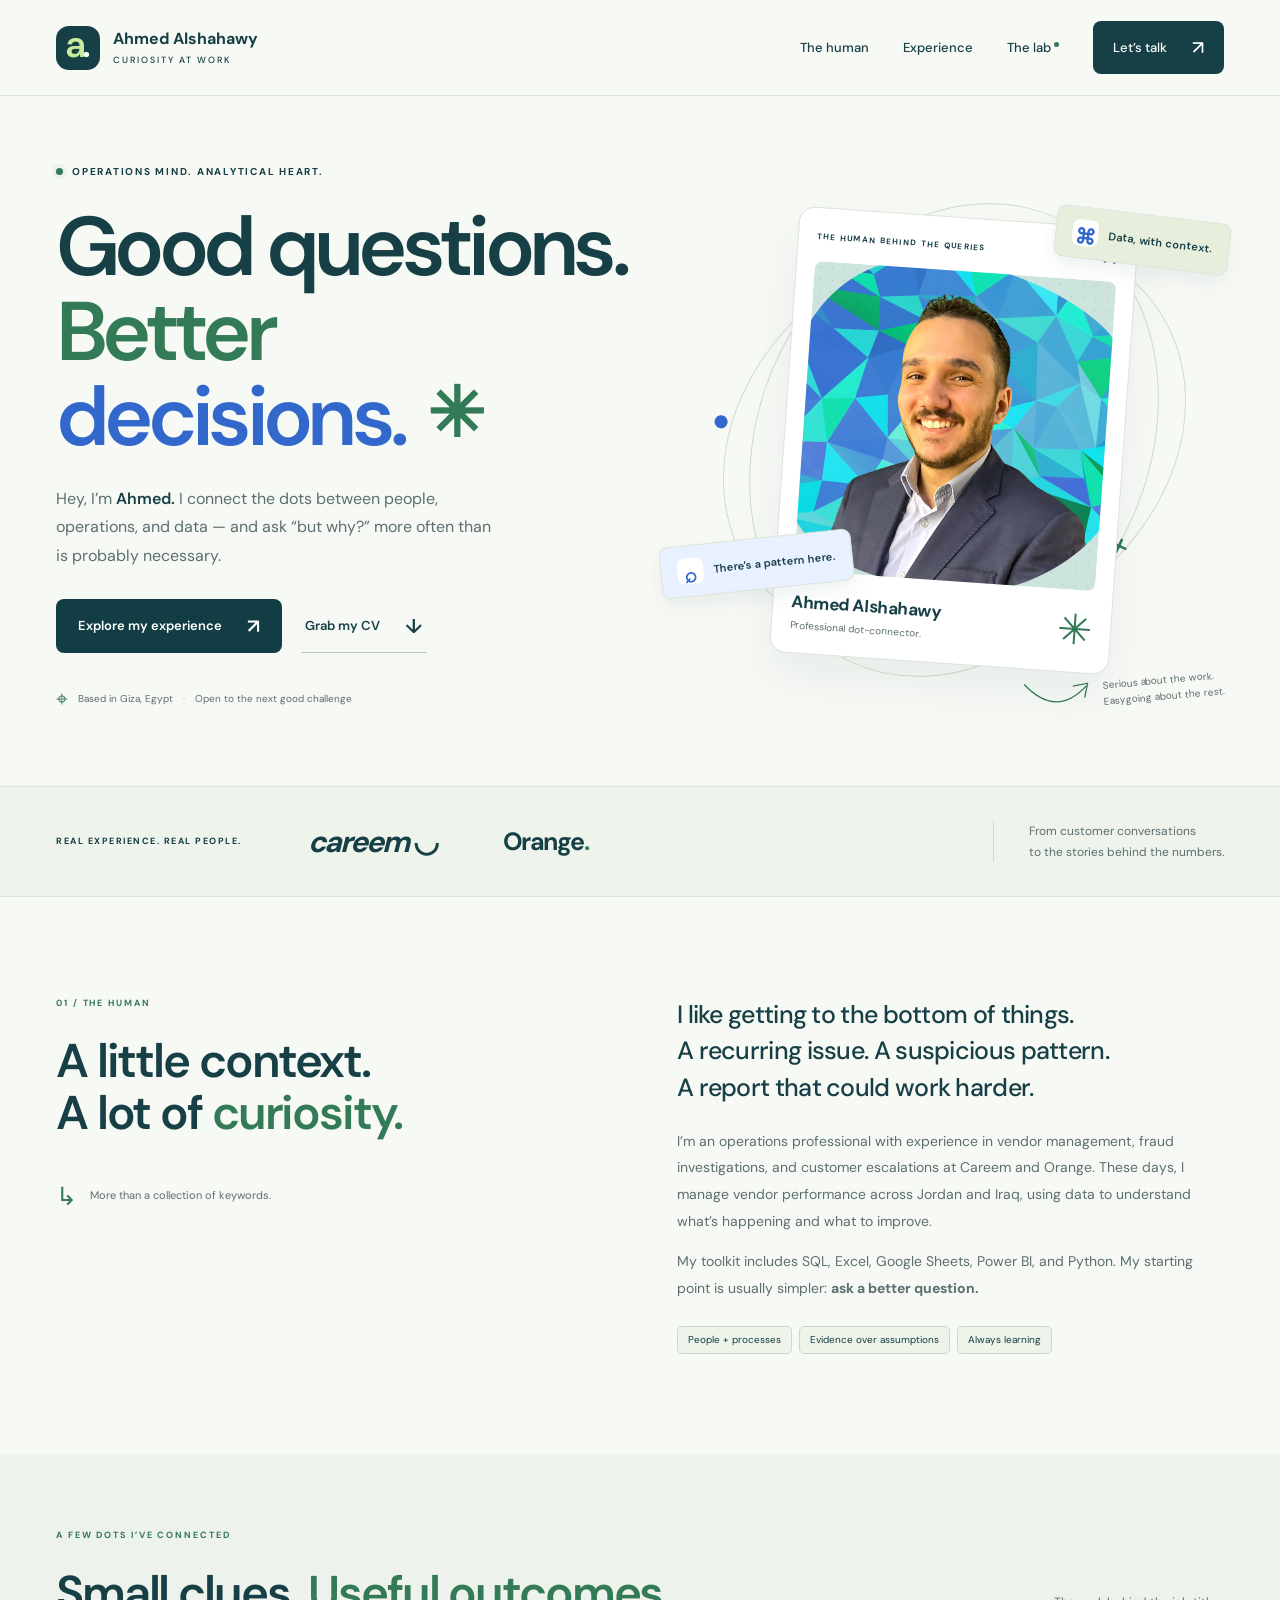
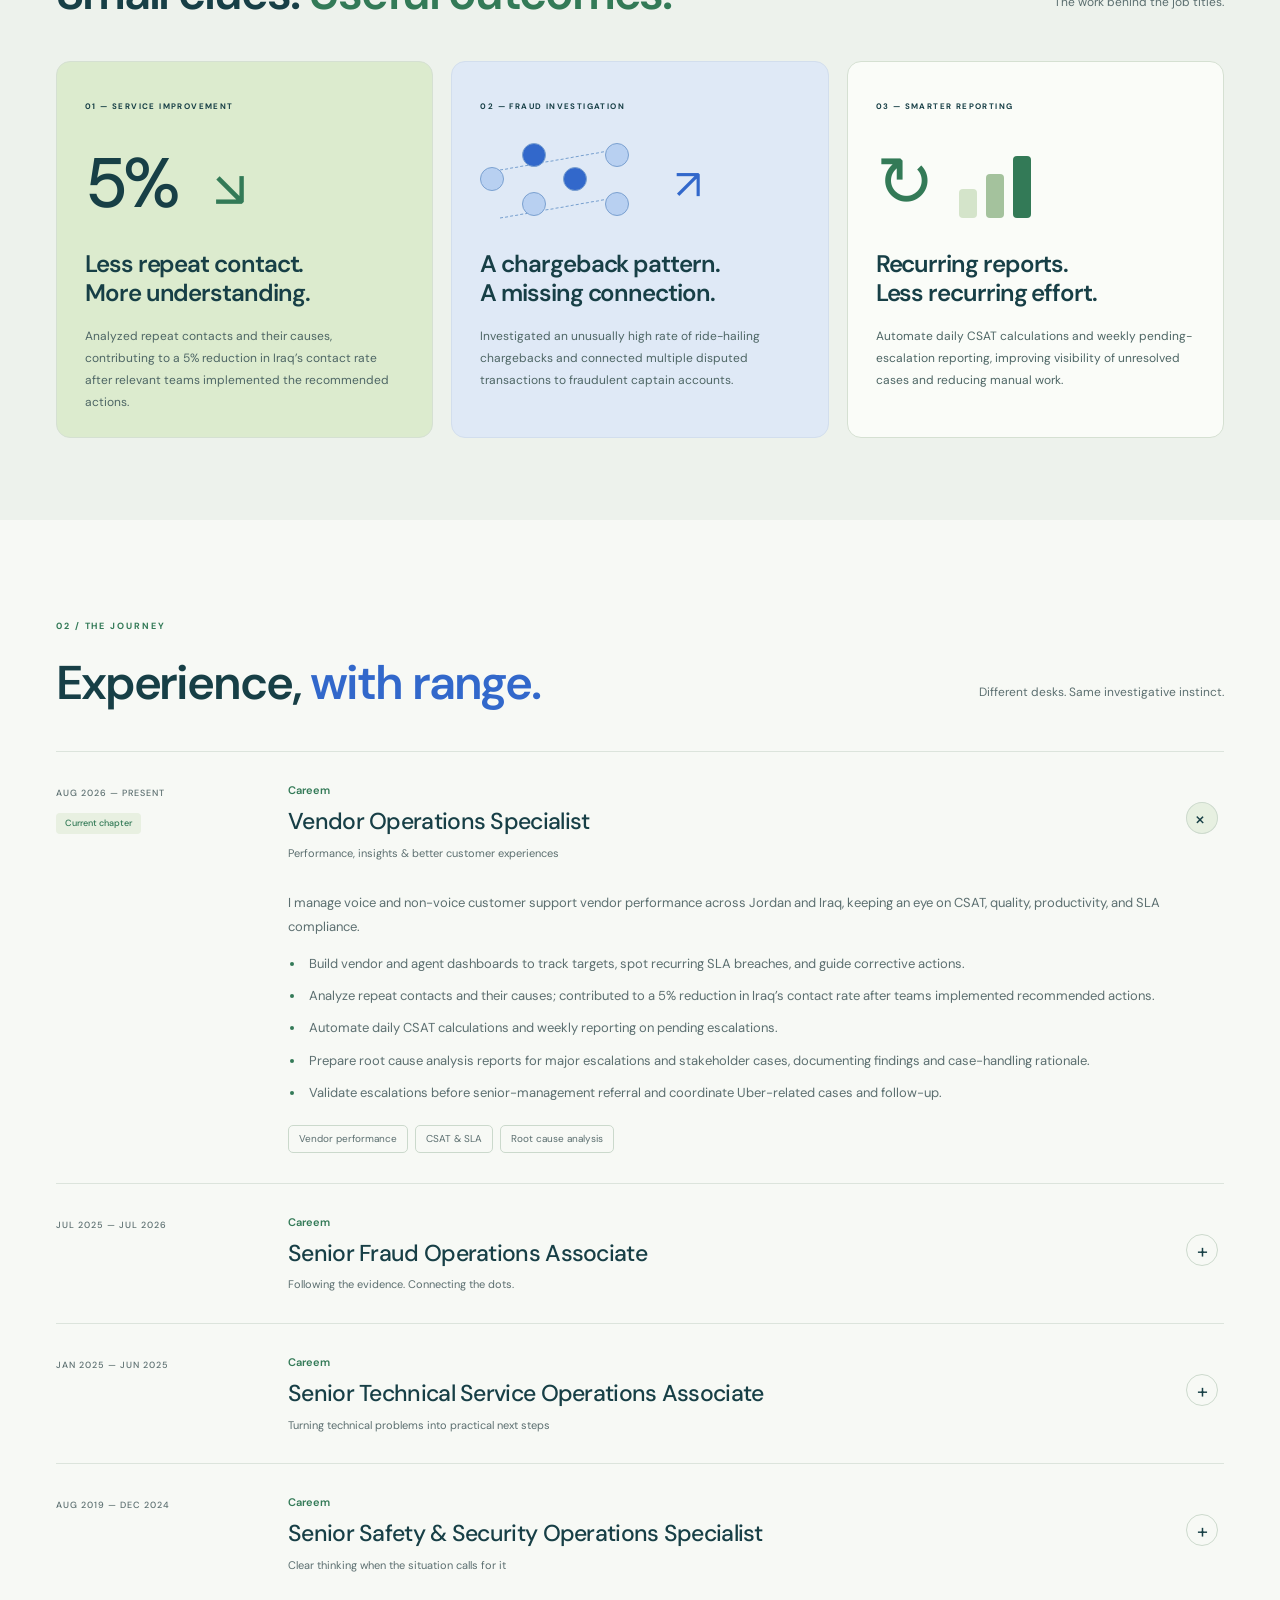
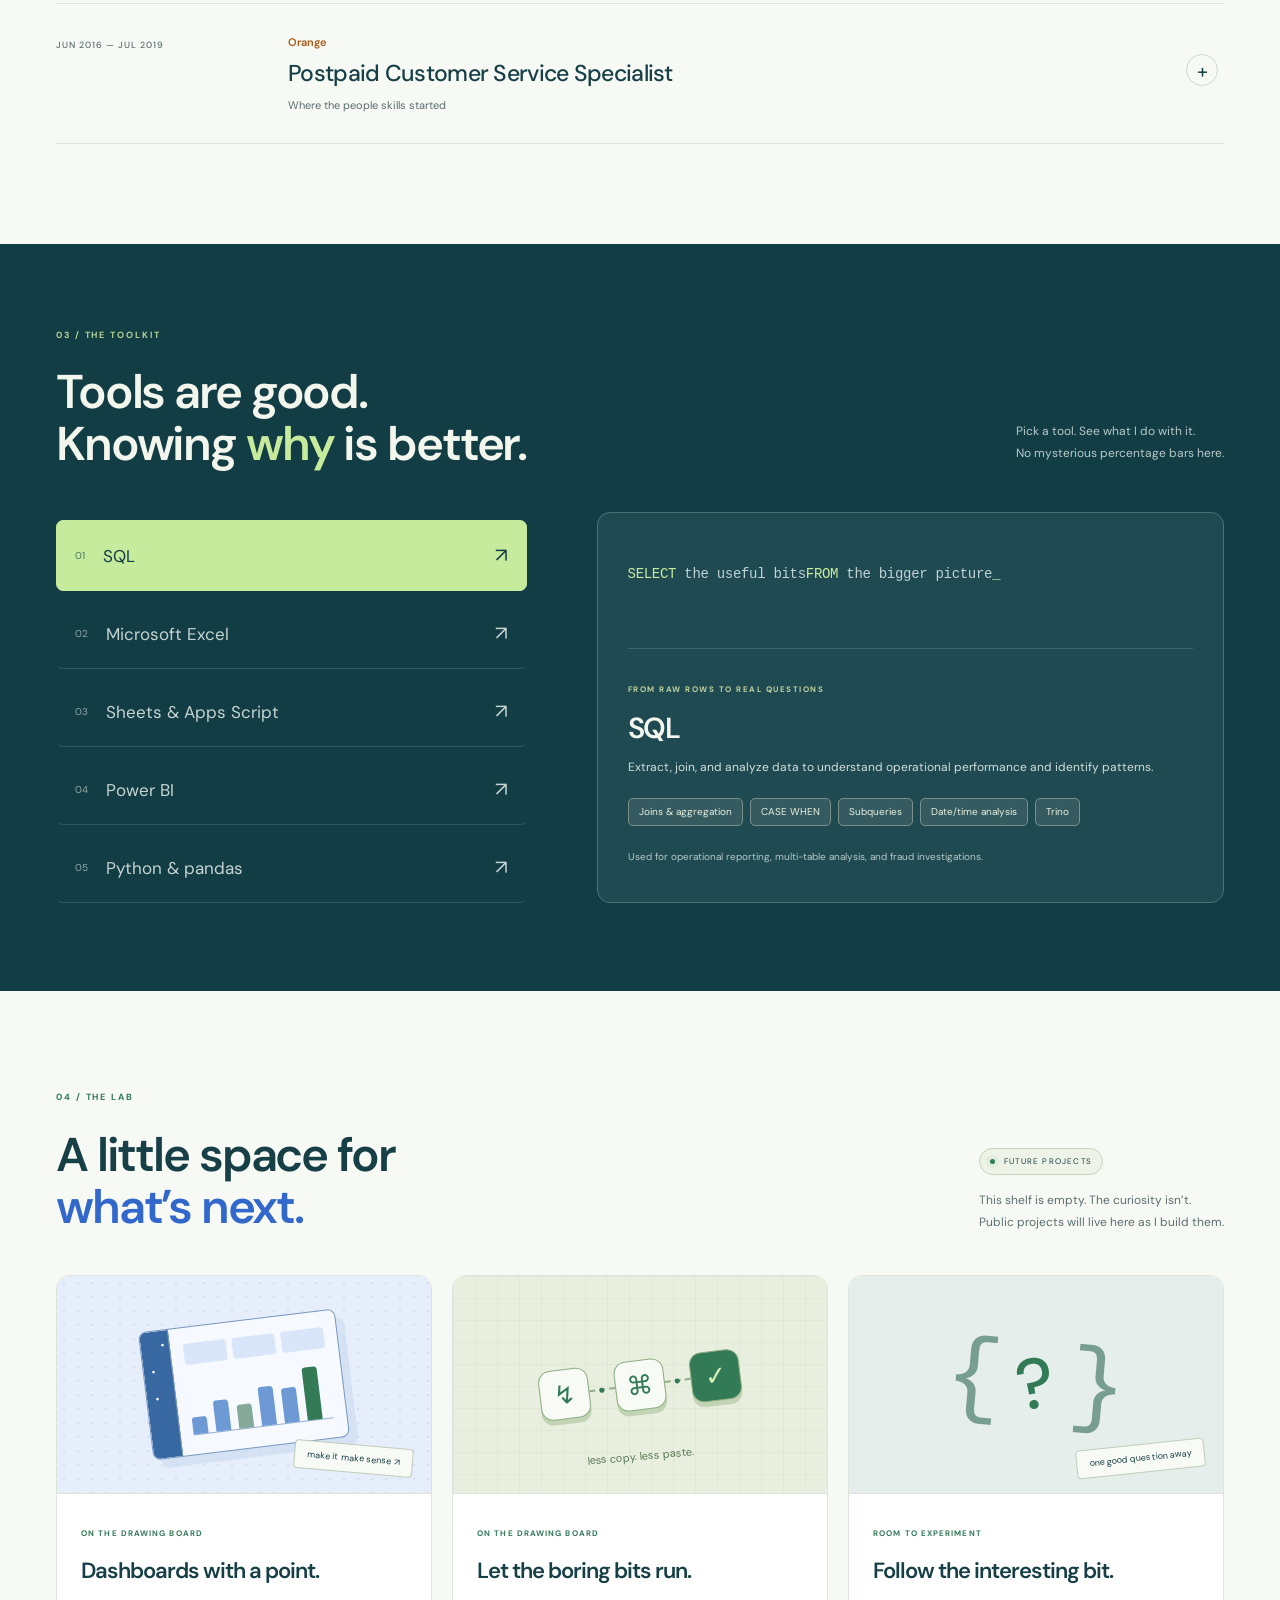
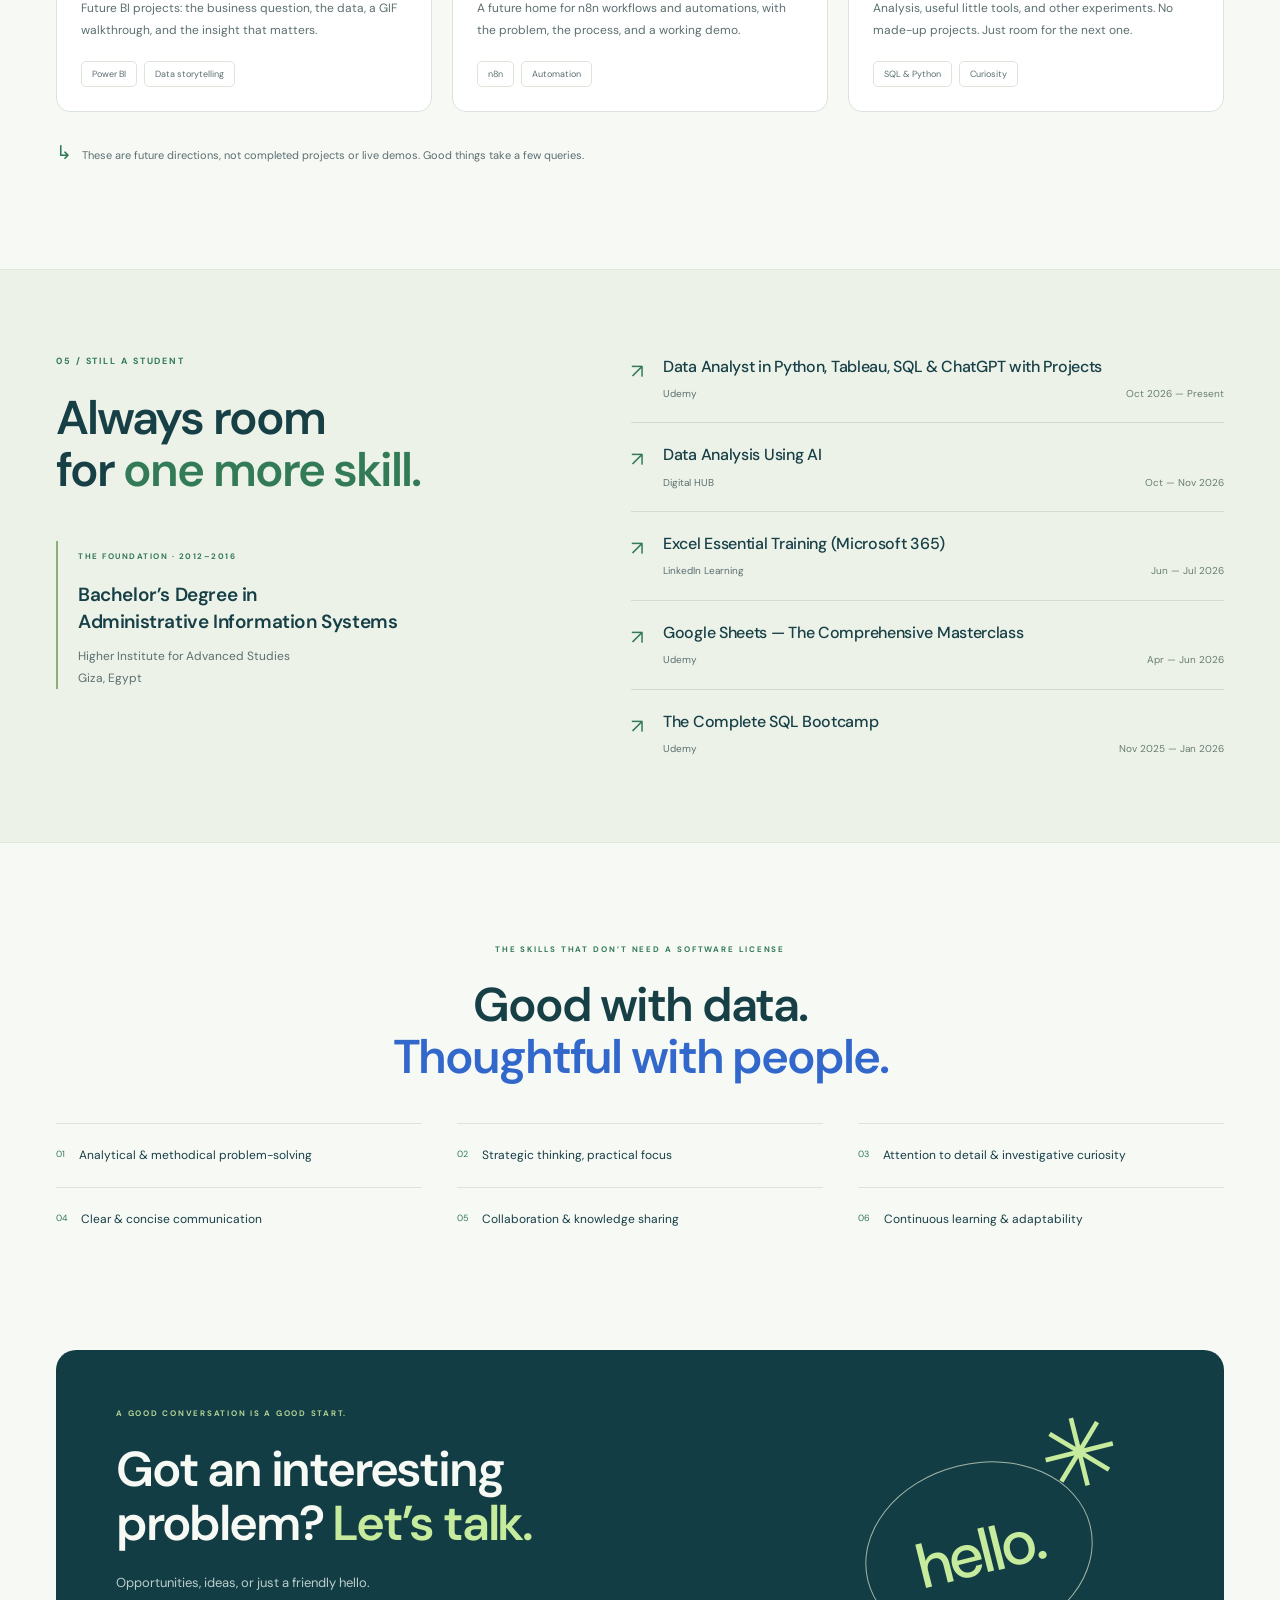
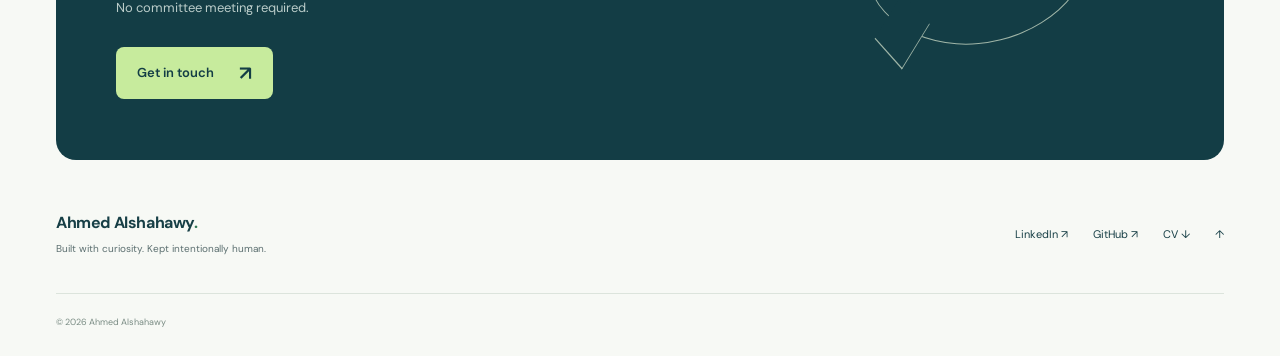
<file: index.html>
<!doctype html>
<html lang="en">
<head>
  <meta charset="utf-8"><meta name="viewport" content="width=device-width,initial-scale=1">
  <meta name="theme-color" content="#f7f9f5">
  <title>Ahmed Alshahawy — Curiosity at work.</title>
  <meta name="description" content="Ahmed Alshahawy: vendor operations, fraud investigations, and data analysis. Turning good questions into better decisions, with a little personality along the way.">
  <meta property="og:title" content="Ahmed Alshahawy — Curiosity at work."><meta property="og:description" content="Operations experience. An analytical mindset. A healthy curiosity for what the data is really saying."><meta property="og:type" content="website">
  <link rel="icon" href="assets/favicon.svg" type="image/svg+xml"><link rel="stylesheet" href="styles.css"><script src="script.js" defer></script>
</head>
<body>
<a class="skip-link" href="#main">Skip to content</a>
<header class="site-header"><nav class="nav wrap" aria-label="Main navigation">
  <a class="brand" href="index.html" aria-label="Ahmed Alshahawy, home"><span class="monogram">a<span>.</span></span><span>Ahmed Alshahawy<span class="brand-caption">CURIOSITY AT WORK</span></span></a>
  <button class="menu-toggle" aria-expanded="false" aria-controls="navigation">Menu <span aria-hidden="true">☰</span></button>
  <div class="nav-links" id="navigation"><a href="#about">The human</a><a href="#experience">Experience</a><a href="#lab">The lab <span class="nav-dot"></span></a><a class="nav-cta" href="contact.html">Let’s talk <span aria-hidden="true">↗</span></a></div>
</nav></header>
<main id="main">
<section class="hero wrap" aria-labelledby="hero-title">
  <div class="hero-copy"><p class="eyebrow"><span class="status-dot"></span> OPERATIONS MIND. ANALYTICAL HEART.</p>
    <h1 id="hero-title">Good questions.<br><span class="green-text">Better</span><br><span class="blue-text">decisions.</span><span class="hero-spark" aria-hidden="true">✳</span></h1>
    <p class="hero-intro">Hey, I’m <strong>Ahmed.</strong> I connect the dots between people, operations, and data — and ask “but why?” more often than is probably necessary.</p>
    <div class="button-row"><a class="button primary" href="#experience">Explore my experience <span aria-hidden="true">↗</span></a><a class="button text-button" href="assets/Ahmed-Alshahawy-CV.pdf" download>Grab my CV <span aria-hidden="true">↓</span></a></div>
    <div class="hero-footnote"><span class="location-icon" aria-hidden="true">⌖</span> Based in Giza, Egypt <span class="tiny-dot">·</span> Open to the next good challenge</div>
  </div>
  <div class="hero-art" aria-label="Portrait of Ahmed and his areas of work">
    <div class="orbit orbit-one" aria-hidden="true"></div><div class="orbit orbit-two" aria-hidden="true"></div>
    <span class="floating-label label-sql"><span class="label-icon" aria-hidden="true">⌘</span> Data, with context.</span>
    <div class="portrait-card"><div class="portrait-top"><span>THE HUMAN BEHIND THE QUERIES</span><span aria-hidden="true">↗</span></div><div class="portrait-window"><img src="assets/ahmed.png" alt="Ahmed Alshahawy smiling" width="1235" height="1166" fetchpriority="high"></div><div class="portrait-caption"><div><strong>Ahmed Alshahawy</strong><span>Professional dot-connector.</span></div><span class="portrait-star" aria-hidden="true">✳</span></div></div>
    <span class="floating-label label-pattern"><span class="label-icon" aria-hidden="true">⌕</span> There’s a pattern here.</span>
    <div class="hero-note"><svg viewBox="0 0 90 50" aria-hidden="true"><path d="M5 6Q40 50 79 14M63 13l18-2-5 17"/></svg><span>Serious about the work.<br>Easygoing about the rest.</span></div>
  </div>
</section>
<div class="credibility-strip"><div class="wrap credibility-inner"><span class="small-label">REAL EXPERIENCE. REAL PEOPLE.</span><span class="company careem">careem<span aria-hidden="true"> ◡</span></span><span class="company orange">Orange<span>.</span></span><span class="strip-note">From customer conversations<br>to the stories behind the numbers.</span></div></div>

<section class="section wrap about-grid" id="about" aria-labelledby="about-title">
  <div><p class="eyebrow section-eyebrow">01 / THE HUMAN</p><h2 id="about-title">A little context.<br>A lot of <span class="green-text">curiosity.</span></h2><div class="aside-note"><span aria-hidden="true">↳</span> More than a collection of keywords.</div></div>
  <div class="about-content"><p class="large-copy">I like getting to the bottom of things.<br>A recurring issue. A suspicious pattern.<br>A report that could work harder.</p><p>I’m an operations professional with experience in vendor management, fraud investigations, and customer escalations at Careem and Orange. These days, I manage vendor performance across Jordan and Iraq, using data to understand what’s happening and what to improve.</p><p>My toolkit includes SQL, Excel, Google Sheets, Power BI, and Python. My starting point is usually simpler: <strong>ask a better question.</strong></p><div class="about-tags"><span>People + processes</span><span>Evidence over assumptions</span><span>Always learning</span></div></div>
</section>

<section class="impact-section"><div class="wrap"><div class="section-heading"><div><p class="eyebrow section-eyebrow">A FEW DOTS I’VE CONNECTED</p><h2>Small clues. <span class="green-text">Useful outcomes.</span></h2></div><p>The work behind the job titles.</p></div>
  <div class="impact-grid"><article class="impact-card impact-green"><span class="card-index">01 — SERVICE IMPROVEMENT</span><div class="impact-number">5% <span aria-hidden="true">↘</span></div><h3>Less repeat contact.<br>More understanding.</h3><p>Analyzed repeat contacts and their causes, contributing to a 5% reduction in Iraq’s contact rate after relevant teams implemented the recommended actions.</p></article>
  <article class="impact-card impact-blue"><span class="card-index">02 — FRAUD INVESTIGATION</span><div class="dot-cluster" aria-hidden="true"><i></i><i></i><i></i><i></i><i></i><i></i><span>↗</span></div><h3>A chargeback pattern.<br>A missing connection.</h3><p>Investigated an unusually high rate of ride-hailing chargebacks and connected multiple disputed transactions to fraudulent captain accounts.</p></article>
  <article class="impact-card impact-white"><span class="card-index">03 — SMARTER REPORTING</span><div class="report-symbol" aria-hidden="true"><span>↻</span><i></i><i></i><i></i></div><h3>Recurring reports.<br>Less recurring effort.</h3><p>Automate daily CSAT calculations and weekly pending-escalation reporting, improving visibility of unresolved cases and reducing manual work.</p></article></div>
</div></section>

<section class="section wrap" id="experience" aria-labelledby="experience-title"><div class="section-heading"><div><p class="eyebrow section-eyebrow">02 / THE JOURNEY</p><h2 id="experience-title">Experience, <span class="blue-text">with range.</span></h2></div><p>Different desks. Same investigative instinct.</p></div>
<div class="timeline">
  <details class="role" open><summary><span class="role-date">AUG 2026 — PRESENT<span class="current-pill">Current chapter</span></span><span class="role-title"><span class="employer">Careem</span><strong>Vendor Operations Specialist</strong><span>Performance, insights & better customer experiences</span></span><span class="expand-icon" aria-hidden="true">+</span></summary><div class="role-body"><p>I manage voice and non-voice customer support vendor performance across Jordan and Iraq, keeping an eye on CSAT, quality, productivity, and SLA compliance.</p><ul><li>Build vendor and agent dashboards to track targets, spot recurring SLA breaches, and guide corrective actions.</li><li>Analyze repeat contacts and their causes; contributed to a 5% reduction in Iraq’s contact rate after teams implemented recommended actions.</li><li>Automate daily CSAT calculations and weekly reporting on pending escalations.</li><li>Prepare root cause analysis reports for major escalations and stakeholder cases, documenting findings and case-handling rationale.</li><li>Validate escalations before senior-management referral and coordinate Uber-related cases and follow-up.</li></ul><div class="tags"><span>Vendor performance</span><span>CSAT & SLA</span><span>Root cause analysis</span></div></div></details>
  <details class="role"><summary><span class="role-date">JUL 2025 — JUL 2026</span><span class="role-title"><span class="employer">Careem</span><strong>Senior Fraud Operations Associate</strong><span>Following the evidence. Connecting the dots.</span></span><span class="expand-icon" aria-hidden="true">+</span></summary><div class="role-body"><p>Investigated suspicious transactions, customer activity, and daily fraud alerts to support evidence-based risk decisions.</p><ul><li>Uncovered recurring ride-hailing chargeback fraud by linking disputed transactions to fraudulent captain accounts.</li><li>Used SQL, Excel, and Google Sheets to examine evidence, identify trends, and document findings and improvement opportunities.</li><li>Contacted customers to verify chargeback transactions and coordinated with teams to assess validity, resolve escalations, and determine appropriate action.</li></ul><div class="tags"><span>Fraud patterns</span><span>Chargebacks</span><span>SQL analysis</span></div></div></details>
  <details class="role"><summary><span class="role-date">JAN 2025 — JUN 2025</span><span class="role-title"><span class="employer">Careem</span><strong>Senior Technical Service Operations Associate</strong><span>Turning technical problems into practical next steps</span></span><span class="expand-icon" aria-hidden="true">+</span></summary><div class="role-body"><ul><li>Investigated API integration issues and partner inquiries, coordinating with engineering, finance, backend teams, and external partners within established SLAs.</li><li>Developed SQL queries for operational reporting and wrote implementation guides and walkthroughs.</li><li>Tracked integration issues and project progress, aligned stakeholders, and escalated unresolved problems through defined channels.</li></ul><div class="tags"><span>API investigations</span><span>Operational SQL</span><span>Stakeholder coordination</span></div></div></details>
  <details class="role"><summary><span class="role-date">AUG 2019 — DEC 2024</span><span class="role-title"><span class="employer">Careem</span><strong>Senior Safety & Security Operations Specialist</strong><span>Clear thinking when the situation calls for it</span></span><span class="expand-icon" aria-hidden="true">+</span></summary><div class="role-body"><ul><li>Handled sensitive safety and security escalations by phone and email, assessed incidents, and prioritized timely action.</li><li>Investigated customer claims, documented findings, and applied preventive measures, including account restrictions and blocking.</li><li>Coordinated internal stakeholders and external parties through case resolution while maintaining service and documentation standards.</li></ul><div class="tags"><span>Sensitive investigations</span><span>Risk decisions</span><span>Case management</span></div></div></details>
  <details class="role"><summary><span class="role-date">JUN 2016 — JUL 2019</span><span class="role-title"><span class="employer orange-text">Orange</span><strong>Postpaid Customer Service Specialist</strong><span>Where the people skills started</span></span><span class="expand-icon" aria-hidden="true">+</span></summary><div class="role-body"><ul><li>Resolved customer inquiries with clear, professional communication, maintaining service quality and information accuracy.</li><li>Supported onboarding, shadowing, and knowledge sharing for new team members.</li></ul><div class="tags"><span>Customer communication</span><span>Knowledge sharing</span><span>Onboarding</span></div></div></details>
</div></section>

<section class="toolkit-section" id="skills" aria-labelledby="skills-title"><div class="wrap"><div class="section-heading"><div><p class="eyebrow section-eyebrow">03 / THE TOOLKIT</p><h2 id="skills-title">Tools are good.<br>Knowing <span class="mint-text">why</span> is better.</h2></div><p>Pick a tool. See what I do with it.<br>No mysterious percentage bars here.</p></div>
<div class="toolkit"><div class="skill-tabs" aria-label="Technical skills"><button class="skill-tab active" data-skill="sql" aria-pressed="true"><span>01</span> SQL <span aria-hidden="true">↗</span></button><button class="skill-tab" data-skill="excel" aria-pressed="false"><span>02</span> Microsoft Excel <span aria-hidden="true">↗</span></button><button class="skill-tab" data-skill="sheets" aria-pressed="false"><span>03</span> Sheets & Apps Script <span aria-hidden="true">↗</span></button><button class="skill-tab" data-skill="powerbi" aria-pressed="false"><span>04</span> Power BI <span aria-hidden="true">↗</span></button><button class="skill-tab" data-skill="python" aria-pressed="false"><span>05</span> Python & pandas <span aria-hidden="true">↗</span></button></div>
<div class="skill-panel" id="skill-panel" aria-live="polite" aria-atomic="true"><div class="skill-graphic" aria-hidden="true">SELECT <span>the useful bits</span><br>FROM <span>the bigger picture</span><span class="code-cursor">_</span></div><span class="small-label">FROM RAW ROWS TO REAL QUESTIONS</span><h3>SQL</h3><p>Extract, join, and analyze data to understand operational performance and identify patterns.</p><div class="tags"><span>Joins & aggregation</span><span>CASE WHEN</span><span>Subqueries</span><span>Date/time analysis</span><span>Trino</span></div><p class="skill-footnote">Used for operational reporting, multi-table analysis, and fraud investigations.</p></div></div>
<noscript><p>Additional tools: Excel — Power Query, Power Pivot, PivotTables, advanced formulas and reconciliation. Google Sheets — dashboards, advanced formulas and Apps Script automation developed with AI assistance. Power BI — data modeling, multi-page dashboards, drill-down analysis and DAX developed with AI assistance. Python and pandas — exploratory analysis, cleaning and transformation.</p></noscript>
</div></section>

<section class="section wrap" id="lab" aria-labelledby="lab-title"><div class="section-heading"><div><p class="eyebrow section-eyebrow">04 / THE LAB</p><h2 id="lab-title">A little space for<br><span class="blue-text">what’s next.</span></h2></div><div class="lab-intro"><span class="outlined-pill"><span class="status-dot"></span> FUTURE PROJECTS</span><p>This shelf is empty. The curiosity isn’t.<br>Public projects will live here as I build them.</p></div></div>
<div class="project-grid"><article class="project-card"><div class="project-art dashboard-art" aria-hidden="true"><div class="mini-dashboard"><div class="mini-nav"></div><div class="mini-content"><div class="mini-lines"><i></i><i></i><i></i></div><div class="mini-bars"><i></i><i></i><i></i><i></i><i></i><i></i></div></div></div><span class="art-sticker">make it make sense ↗</span></div><div class="project-copy"><span class="project-status">ON THE DRAWING BOARD</span><h3>Dashboards with a point.</h3><p>Future BI projects: the business question, the data, a GIF walkthrough, and the insight that matters.</p><div class="tags"><span>Power BI</span><span>Data storytelling</span></div></div></article>
<article class="project-card"><div class="project-art automation-art" aria-hidden="true"><div class="workflow"><span>↯</span><i></i><span>⌘</span><i></i><span>✓</span></div><span class="workflow-branch">less copy. less paste.</span></div><div class="project-copy"><span class="project-status">ON THE DRAWING BOARD</span><h3>Let the boring bits run.</h3><p>A future home for n8n workflows and automations, with the problem, the process, and a working demo.</p><div class="tags"><span>n8n</span><span>Automation</span></div></div></article>
<article class="project-card"><div class="project-art experiment-art" aria-hidden="true"><span class="big-brackets">{<span>?</span>}</span><span class="art-sticker">one good question away</span></div><div class="project-copy"><span class="project-status">ROOM TO EXPERIMENT</span><h3>Follow the interesting bit.</h3><p>Analysis, useful little tools, and other experiments. No made-up projects. Just room for the next one.</p><div class="tags"><span>SQL & Python</span><span>Curiosity</span></div></div></article></div>
<p class="lab-footnote"><span aria-hidden="true">↳</span> These are future directions, not completed projects or live demos. Good things take a few queries.</p></section>

<section class="learning-section"><div class="wrap learning-grid"><div><p class="eyebrow section-eyebrow">05 / STILL A STUDENT</p><h2>Always room<br>for <span class="green-text">one more skill.</span></h2><div class="education"><span class="small-label">THE FOUNDATION · 2012–2016</span><h3>Bachelor’s Degree in<br>Administrative Information Systems</h3><p>Higher Institute for Advanced Studies<br>Giza, Egypt</p></div></div><div class="courses"><div class="course"><span class="course-symbol" aria-hidden="true">↗</span><div><h3>Data Analyst in Python, Tableau, SQL & ChatGPT with Projects</h3><p>Udemy <span>Oct 2026 — Present</span></p></div></div><div class="course"><span class="course-symbol" aria-hidden="true">↗</span><div><h3>Data Analysis Using AI</h3><p>Digital HUB <span>Oct — Nov 2026</span></p></div></div><div class="course"><span class="course-symbol" aria-hidden="true">↗</span><div><h3>Excel Essential Training (Microsoft 365)</h3><p>LinkedIn Learning <span>Jun — Jul 2026</span></p></div></div><div class="course"><span class="course-symbol" aria-hidden="true">↗</span><div><h3>Google Sheets — The Comprehensive Masterclass</h3><p>Udemy <span>Apr — Jun 2026</span></p></div></div><div class="course"><span class="course-symbol" aria-hidden="true">↗</span><div><h3>The Complete SQL Bootcamp</h3><p>Udemy <span>Nov 2025 — Jan 2026</span></p></div></div></div></div></section>

<section class="section wrap people-section"><p class="eyebrow section-eyebrow">THE SKILLS THAT DON’T NEED A SOFTWARE LICENSE</p><h2>Good with data.<br><span class="blue-text">Thoughtful with people.</span></h2><div class="people-grid"><div><span>01</span>Analytical & methodical problem-solving</div><div><span>02</span>Strategic thinking, practical focus</div><div><span>03</span>Attention to detail & investigative curiosity</div><div><span>04</span>Clear & concise communication</div><div><span>05</span>Collaboration & knowledge sharing</div><div><span>06</span>Continuous learning & adaptability</div></div></section>

<section class="contact-banner wrap"><div><span class="eyebrow">A GOOD CONVERSATION IS A GOOD START.</span><h2>Got an interesting<br>problem? <span>Let’s talk.</span></h2><p>Opportunities, ideas, or just a friendly hello.<br>No committee meeting required.</p><a class="button light-button" href="contact.html">Get in touch <span aria-hidden="true">↗</span></a></div><div class="banner-doodle" aria-hidden="true"><span>hello.</span><i>✳</i></div></section>
</main>
<footer class="footer wrap"><div><a class="footer-name" href="index.html">Ahmed Alshahawy<span>.</span></a><p>Built with curiosity. Kept intentionally human.</p></div><div class="footer-links"><a href="https://www.linkedin.com/in/alshahawy55/" target="_blank" rel="noopener noreferrer">LinkedIn ↗</a><a href="https://github.com/Alshahawy55" target="_blank" rel="noopener noreferrer">GitHub ↗</a><a href="assets/Ahmed-Alshahawy-CV.pdf" download>CV ↓</a><a href="#main" aria-label="Back to top">↑</a></div><p class="copyright">© <span data-year>2026</span> Ahmed Alshahawy</p></footer>
</body></html>
</file>
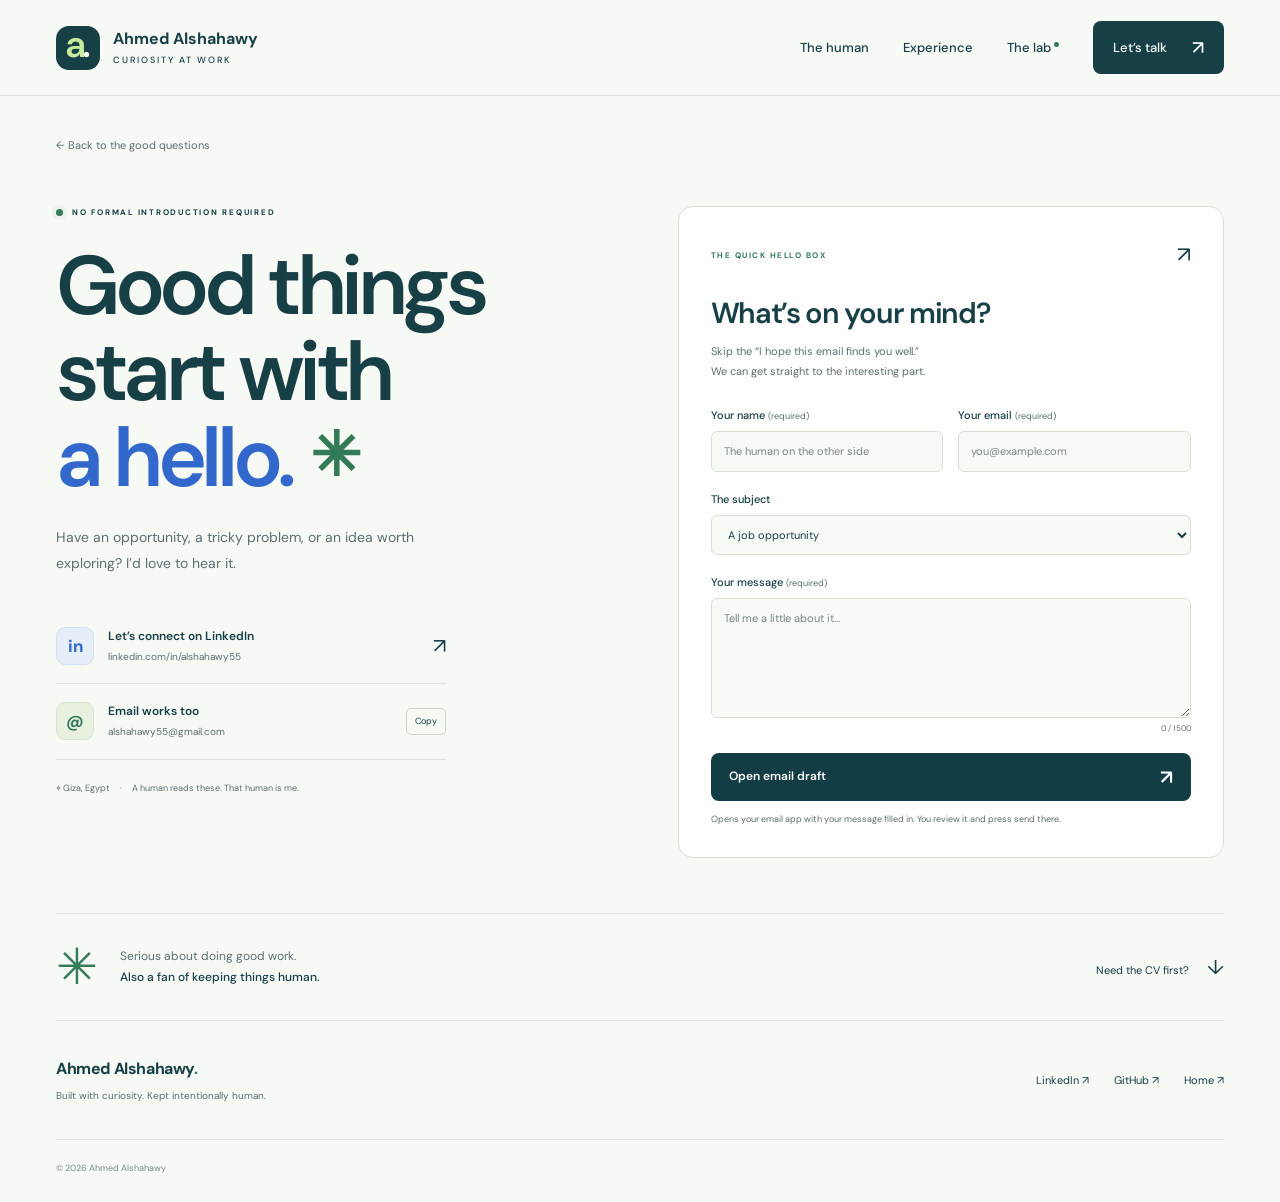
<file: contact.html>
<!doctype html>
<html lang="en"><head><meta charset="utf-8"><meta name="viewport" content="width=device-width,initial-scale=1"><meta name="theme-color" content="#f7f9f5"><title>Say hello — Ahmed Alshahawy</title><meta name="description" content="Connect with Ahmed Alshahawy on LinkedIn or write a quick email about opportunities, data, operations, or a good idea."><link rel="icon" href="assets/favicon.svg" type="image/svg+xml"><link rel="stylesheet" href="styles.css"><script src="script.js" defer></script></head>
<body class="contact-page"><a class="skip-link" href="#main">Skip to content</a><header class="site-header"><nav class="nav wrap" aria-label="Main navigation"><a class="brand" href="index.html" aria-label="Ahmed Alshahawy, home"><span class="monogram">a<span>.</span></span><span>Ahmed Alshahawy<span class="brand-caption">CURIOSITY AT WORK</span></span></a><button class="menu-toggle" aria-expanded="false" aria-controls="navigation">Menu <span aria-hidden="true">☰</span></button><div class="nav-links" id="navigation"><a href="index.html#about">The human</a><a href="index.html#experience">Experience</a><a href="index.html#lab">The lab <span class="nav-dot"></span></a><a class="nav-cta" href="contact.html" aria-current="page">Let’s talk <span aria-hidden="true">↗</span></a></div></nav></header>
<main id="main" class="wrap contact-main"><a class="back-link" href="index.html">← Back to the good questions</a><div class="contact-layout"><section class="contact-intro"><p class="eyebrow"><span class="status-dot"></span> NO FORMAL INTRODUCTION REQUIRED</p><h1>Good things<br>start with<br><span class="blue-text">a hello.</span><span class="contact-star" aria-hidden="true">✳</span></h1><p class="contact-lead">Have an opportunity, a tricky problem, or an idea worth exploring? I’d love to hear it.</p><div class="contact-links"><a class="contact-channel" href="https://www.linkedin.com/in/alshahawy55/" target="_blank" rel="noopener noreferrer"><span class="channel-icon" aria-hidden="true">in</span><span><strong>Let’s connect on LinkedIn</strong><small>linkedin.com/in/alshahawy55</small></span><span aria-hidden="true">↗</span></a><div class="contact-channel"><span class="channel-icon email-icon" aria-hidden="true">@</span><span><a href="mailto:alshahawy55@gmail.com"><strong>Email works too</strong><small>alshahawy55@gmail.com</small></a></span><button class="copy-email" title="Copy email address" aria-label="Copy email address">Copy</button></div></div><p class="contact-location">⌖ Giza, Egypt <span>·</span> A human reads these. That human is me.</p><p id="copy-status" class="copy-status" role="status"></p></section>
<section class="message-box" aria-labelledby="message-title"><div class="message-heading"><span class="small-label">THE QUICK HELLO BOX</span><span aria-hidden="true">↗</span></div><h2 id="message-title">What’s on your mind?</h2><p>Skip the “I hope this email finds you well.”<br>We can get straight to the interesting part.</p><form id="contact-form" action="mailto:alshahawy55@gmail.com" method="get"><div class="form-row"><div class="field"><label for="sender-name">Your name <span>(required)</span></label><input id="sender-name" name="sender-name" autocomplete="name" placeholder="The human on the other side" required maxlength="100"></div><div class="field"><label for="sender-email">Your email <span>(required)</span></label><input id="sender-email" name="sender-email" type="email" autocomplete="email" placeholder="you@example.com" required maxlength="160"></div></div><div class="field"><label for="message-topic">The subject</label><select id="message-topic" name="subject"><option>A job opportunity</option><option>A project or collaboration</option><option>Let’s talk data & operations</option><option>Just saying hello</option></select></div><div class="field"><label for="message">Your message <span>(required)</span></label><textarea id="message" name="body" rows="5" maxlength="1500" placeholder="Tell me a little about it…" required></textarea><span class="character-count"><span id="character-count">0</span> / 1500</span></div><button class="button primary send-button" type="submit">Open email draft <span aria-hidden="true">↗</span></button><p class="form-note">Opens your email app with your message filled in. You review it and press send there.</p><p class="form-feedback" id="form-feedback" role="status"></p><div id="email-fallback" hidden><button class="fallback-copy" type="button" id="copy-message">Copy message instead</button><p class="form-note">If no email app opens, copy your message into your preferred email service and send it to <a href="mailto:alshahawy55@gmail.com">alshahawy55@gmail.com</a>.</p></div></form></section></div><div class="contact-bottom"><span aria-hidden="true">✳</span><p>Serious about doing good work.<br><strong>Also a fan of keeping things human.</strong></p><a href="assets/Ahmed-Alshahawy-CV.pdf" download>Need the CV first? <span aria-hidden="true">↓</span></a></div></main>
<footer class="footer wrap"><div><a class="footer-name" href="index.html">Ahmed Alshahawy<span>.</span></a><p>Built with curiosity. Kept intentionally human.</p></div><div class="footer-links"><a href="https://www.linkedin.com/in/alshahawy55/" target="_blank" rel="noopener noreferrer">LinkedIn ↗</a><a href="https://github.com/Alshahawy55" target="_blank" rel="noopener noreferrer">GitHub ↗</a><a href="index.html">Home ↗</a></div><p class="copyright">© <span data-year>2026</span> Ahmed Alshahawy</p></footer></body></html>
</file>
<file: styles.css>
@font-face {
  font-family:'DM Sans';
  font-style:normal;
  font-weight:400;
  font-display:swap;
  src:url('assets/fonts/dm-sans-400.ttf') format('truetype');
}
@font-face {
  font-family:'DM Sans';
  font-style:normal;
  font-weight:500;
  font-display:swap;
  src:url('assets/fonts/dm-sans-500.ttf') format('truetype');
}
@font-face {
  font-family:'DM Sans';
  font-style:normal;
  font-weight:600;
  font-display:swap;
  src:url('assets/fonts/dm-sans-600.ttf') format('truetype');
}
@font-face {
  font-family:'DM Sans';
  font-style:normal;
  font-weight:700;
  font-display:swap;
  src:url('assets/fonts/dm-sans-700.ttf') format('truetype');
}
@font-face {
  font-family:'DM Sans';
  font-style:normal;
  font-weight:800;
  font-display:swap;
  src:url('assets/fonts/dm-sans-800.ttf') format('truetype');
}
:root {
  --paper:#f7f9f5;
  --ink:#173f46;
  --muted:#5c6f70;
  --green:#337a57;
  --blue:#3268cb;
  --mint:#c7eb9d;
  --line:#dce4dc;
  --navy:#133d45;
  --white:#fff;
  --radius:20px;
}
* {
  box-sizing:border-box;
}
html {
  scroll-behavior:smooth;
  scroll-padding-top:110px;
}
body {
  margin:0;
  background:var(--paper);
  font-family:'DM Sans','Helvetica Neue',Helvetica,Arial,sans-serif;
  color:var(--ink);
  font-size:16px;
  line-height:1.65;
  -webkit-font-smoothing:antialiased;
}
a {
  color:inherit;
  text-decoration:none;
}
button,input,select,textarea {
  font:inherit;
}
button,a,input,select,textarea {
  -webkit-tap-highlight-color:transparent;
}
button {
  cursor:pointer;
}
a,button {
  touch-action:manipulation;
}
button {
  color:inherit;
}
img {
  display:block;
  max-width:100%;
}
h1,h2,h3,p {
  margin-top:0;
}
h1,h2,h3 {
  line-height:1.1;
  letter-spacing:-.045em;
}
h2 {
  font-size:clamp(34px,3.7vw,52px);
  font-weight:600;
  margin-bottom:24px;
}
h3 {
  font-size:24px;
  font-weight:600;
}
p {
  color:var(--muted);
}
::selection {
  background:#d3edac;
  color:var(--ink);
}
:focus-visible {
  outline:3px solid var(--blue);
  outline-offset:5px;
}
button:focus-visible {
  outline-offset:4px;
}
[hidden] {
  display:none!important;
}
.wrap {
  max-width:1220px;
  width:calc(100% - 112px);
  margin-inline:auto;
}
.skip-link {
  position:fixed;
  z-index:100;
  top:-90px;
  left:20px;
  padding:10px 18px;
  background:var(--navy);
  color:white;
  border-radius:8px;
}
.skip-link:focus {
  top:10px;
}
.site-header {
  background:rgba(247,249,245,.96);
  border-bottom:1px solid var(--line);
  position:sticky;
  top:0;
  z-index:20;
  backdrop-filter:blur(18px);
}
.nav {
  display:flex;
  align-items:center;
  justify-content:space-between;
  min-height:95px;
  gap:24px;
}
.brand {
  display:flex;
  align-items:center;
  gap:13px;
  font-size:16px;
  font-weight:700;
  line-height:1.3;
  white-space:nowrap;
}
.monogram {
  display:flex;
  align-items:center;
  justify-content:center;
  width:44px;
  height:44px;
  background:var(--ink);
  border-radius:13px;
  color:var(--mint);
  font-size:37px;
  font-weight:600;
  letter-spacing:-4px;
  line-height:1;
  padding-right:5px;
  padding-bottom:6px;
}
.monogram span {
  color:#f7f9f5;
}
.brand-caption {
  display:block;
  font-size:9px;
  font-weight:500;
  letter-spacing:2px;
  padding-top:5px;
}
.nav-links {
  display:flex;
  align-items:center;
  gap:34px;
  font-size:13px;
  font-weight:500;
}
.nav-links>a {
  transition:color .2s;
}
.nav-links>a:hover {
  color:var(--blue);
}
.nav-dot {
  display:inline-block;
  width:5px;
  height:5px;
  background:var(--green);
  border-radius:100%;
  vertical-align:top;
  margin-top:5px;
}
.nav-links .nav-cta {
  display:flex;
  align-items:center;
  gap:25px;
  padding:11px 20px;
  background:var(--ink);
  border-radius:8px;
  color:white;
}
.nav-cta:hover {
  background:#28616a;
  color:white!important;
}
.nav-cta span {
  font-size:19px;
}
.menu-toggle {
  display:none;
}
.eyebrow {
  font-size:10px;
  letter-spacing:1.75px;
  font-weight:700;
  color:var(--ink);
  display:flex;
  align-items:center;
  gap:9px;
  line-height:1.5;
}
.status-dot {
  width:7px;
  height:7px;
  display:inline-block;
  background:var(--green);
  border-radius:50%;
  flex:none;
  box-shadow:0 0 0 4px #337a570e;
}
.hero {
  min-height:690px;
  padding-top:66px;
  padding-bottom:68px;
  display:grid;
  grid-template-columns:1.1fr 1fr;
  align-items:center;
  gap:35px;
}
.hero-copy {
  position:relative;
  z-index:2;
}
.hero h1 {
  font-size:clamp(57px,6.5vw,88px);
  font-weight:600;
  line-height:1.025;
  letter-spacing:-.068em;
  margin:25px 0;
}
.green-text {
  color:var(--green);
}
.blue-text {
  color:var(--blue);
}
.mint-text {
  color:var(--mint);
}
.hero-spark {
  font-size:69px;
  color:var(--green);
  display:inline-block;
  margin-left:23px;
  vertical-align:8px;
  animation:gentle-turn 22s linear infinite;
}
.hero-intro {
  font-size:16px;
  line-height:1.8;
  max-width:450px;
  margin-bottom:28px;
}
.hero-intro strong {
  color:var(--ink);
  font-weight:600;
}
.button-row {
  display:flex;
  align-items:center;
  gap:19px;
  flex-wrap:wrap;
}
.button {
  display:inline-flex;
  align-items:center;
  justify-content:space-between;
  gap:25px;
  font-size:13px;
  font-weight:600;
  padding:15px 21px;
  border-radius:8px;
  border:1px solid transparent;
  transition:transform .2s,background .2s,box-shadow .2s;
}
.button:hover {
  transform:translateY(-3px);
  box-shadow:0 6px 16px #123d4514;
}
.button span {
  font-size:20px;
  line-height:1;
}
.primary {
  background:var(--navy);
  color:white;
}
.primary:hover {
  background:#225961;
}
.text-button {
  padding-inline:3px;
  border-radius:0;
  border-bottom:1px solid #b8c7c1;
}
.hero-footnote {
  margin-top:29px;
  font-size:10px;
  color:var(--muted);
  display:flex;
  align-items:center;
  gap:10px;
}
.location-icon {
  font-size:21px;
  color:var(--green);
}
.tiny-dot {
  color:#90a5a1;
}
.hero-art {
  position:relative;
  min-height:510px;
  display:flex;
  align-items:center;
  justify-content:center;
}
.portrait-card {
  position:relative;
  width:340px;
  padding:18px;
  background:#fff;
  border:1px solid #dce4dc;
  border-radius:16px;
  transform:rotate(4deg);
  box-shadow:0 22px 45px #113e4010;
  z-index:2;
}
.portrait-top {
  display:flex;
  align-items:center;
  justify-content:space-between;
  font-size:8px;
  letter-spacing:1.3px;
  font-weight:700;
  margin-bottom:13px;
}
.portrait-top>span:last-child {
  font-size:22px;
  line-height:1;
}
.portrait-window {
  height:310px;
  background:#cde3de;
  border-radius:8px;
  overflow:hidden;
  background-image:radial-gradient(#9ebeb955 1px,transparent 1px);
  background-size:12px 12px;
}
.portrait-window img {
  height:100%;
  width:100%;
  object-fit:cover;
  transform:scale(1.08);
  object-position:center;
}
.portrait-caption {
  display:flex;
  align-items:center;
  justify-content:space-between;
  padding-top:17px;
}
.portrait-caption strong {
  display:block;
  font-size:17px;
  font-weight:700;
  letter-spacing:-.4px;
}
.portrait-caption div>span {
  display:block;
  font-size:10px;
  color:var(--muted);
  margin-top:2px;
}
.portrait-star {
  color:var(--green);
  font-size:42px;
  line-height:1;
}
.orbit {
  border:1px solid #cddccc;
  position:absolute;
  width:435px;
  height:435px;
  border-radius:50%;
  transform:rotate(-30deg);
}
.orbit-one {
  height:390px;
  width:485px;
}
.orbit-two {
  width:390px;
  height:490px;
  transform:rotate(25deg);
}
.orbit-one:after {
  content:'';
  position:absolute;
  width:13px;
  height:13px;
  border-radius:50%;
  background:var(--blue);
  top:55px;
  left:42px;
}
.orbit-two:after {
  content:'+';
  font-size:35px;
  position:absolute;
  right:-10px;
  top:240px;
  color:var(--green);
}
.floating-label {
  position:absolute;
  z-index:3;
  background:white;
  border:1px solid #dce4dc;
  box-shadow:0 9px 20px #153e4510;
  border-radius:9px;
  display:flex;
  align-items:center;
  gap:10px;
  font-size:11px;
  font-weight:600;
  padding:12px 16px;
  white-space:nowrap;
}
.label-sql {
  top:29px;
  right:-6px;
  transform:rotate(7deg);
  background:#e7efdc;
}
.label-pattern {
  bottom:105px;
  left:-24px;
  transform:rotate(-6deg);
  background:#e9f0ff;
}
.label-icon {
  display:grid;
  place-items:center;
  width:26px;
  height:26px;
  border-radius:7px;
  background:white;
  font-size:21px;
  color:var(--blue);
}
.hero-note {
  position:absolute;
  right:0;
  bottom:-18px;
  display:flex;
  align-items:center;
  gap:7px;
  transform:rotate(-5deg);
  color:var(--muted);
  font-size:10px;
  line-height:1.6;
}
.hero-note svg {
  width:75px;
  fill:none;
  stroke:var(--green);
  stroke-width:1.5;
}
.credibility-strip {
  border-block:1px solid var(--line);
  background:#eef3ec;
}
.credibility-inner {
  min-height:109px;
  display:flex;
  align-items:center;
  gap:66px;
}
.small-label {
  font-size:9px;
  font-weight:700;
  letter-spacing:1.5px;
  line-height:1.5;
}
.company {
  font-size:30px;
  letter-spacing:-1.5px;
  font-weight:700;
  line-height:1;
}
.company.careem {
  font-style:italic;
  letter-spacing:-2px;
}
.company.careem span {
  font-style:normal;
}
.company.orange {
  font-size:25px;
}
.company.orange span {
  color:var(--green);
}
.strip-note {
  font-size:12px;
  color:var(--muted);
  border-left:1px solid #cdd9cc;
  padding-left:35px;
  margin-left:auto;
  line-height:1.7;
}
.section {
  padding-top:100px;
  padding-bottom:100px;
}
.section-eyebrow {
  margin-bottom:24px;
  font-size:9px;
  letter-spacing:1.9px;
  color:var(--green);
}
.about-grid {
  display:grid;
  grid-template-columns:1fr 1.05fr;
  gap:100px;
}
.aside-note {
  font-size:11px;
  color:var(--muted);
  margin-top:37px;
}
.aside-note span {
  font-size:25px;
  color:var(--green);
  display:inline-block;
  margin-right:10px;
  vertical-align:middle;
}
.about-content .large-copy {
  color:var(--ink);
  font-size:25px;
  line-height:1.45;
  letter-spacing:-.7px;
  margin-bottom:22px;
  font-weight:500;
}
.about-content>p {
  font-size:14px;
  line-height:1.9;
}
.about-tags,.tags {
  display:flex;
  flex-wrap:wrap;
  gap:7px;
}
.about-tags {
  margin-top:25px;
}
.about-tags span,.tags span {
  font-size:10px;
  padding:5px 10px;
  border:1px solid #cbd9cc;
  border-radius:5px;
  line-height:1.6;
}
.about-tags span {
  background:#eef4e9;
}
.impact-section {
  padding:75px 0 82px;
  background:#edf2ec;
}
.section-heading {
  display:flex;
  justify-content:space-between;
  align-items:flex-end;
  gap:35px;
  margin-bottom:42px;
}
.section-heading h2 {
  margin-bottom:0;
}
.section-heading>p {
  font-size:12px;
  margin-bottom:6px;
}
.impact-grid {
  display:grid;
  grid-template-columns:repeat(3,1fr);
  gap:18px;
}
.impact-card {
  border:1px solid #d5e0d2;
  border-radius:14px;
  padding:29px 28px 23px;
  overflow:hidden;
}
.impact-green {
  background:#dcebce;
}
.impact-blue {
  background:#dfe9f6;
  border-color:#d2deed;
}
.impact-white {
  background:#fafcf8;
}
.card-index {
  font-size:8px;
  letter-spacing:1.4px;
  font-weight:700;
}
.impact-number {
  font-size:70px;
  font-weight:500;
  letter-spacing:-5px;
  line-height:1.2;
  margin:25px 0 24px;
}
.impact-number span {
  font-size:50px;
  color:var(--green);
  margin-left:25px;
}
.impact-card h3 {
  font-size:24px;
  line-height:1.2;
  margin-bottom:17px;
}
.impact-card p {
  font-size:12px;
  line-height:1.85;
  margin-bottom:0;
  color:#4e6665;
}
.dot-cluster {
  position:relative;
  height:84px;
  width:150px;
  margin:25px 0 24px;
}
.dot-cluster i {
  position:absolute;
  display:block;
  border:1px solid #7ba1d0;
  border-radius:50%;
  width:24px;
  height:24px;
  background:#b8d0f1;
}
.dot-cluster i:nth-child(1) {
  left:0;
  top:25px;
}
.dot-cluster i:nth-child(2) {
  left:42px;
  top:1px;
  background:var(--blue);
}
.dot-cluster i:nth-child(3) {
  left:42px;
  top:50px;
}
.dot-cluster i:nth-child(4) {
  left:83px;
  top:25px;
  background:var(--blue);
}
.dot-cluster i:nth-child(5) {
  left:125px;
  top:1px;
}
.dot-cluster i:nth-child(6) {
  left:125px;
  top:50px;
}
.dot-cluster:before {
  content:'';
  position:absolute;
  top:18px;
  left:20px;
  width:109px;
  height:47px;
  border-block:1px dashed #769fce;
  transform:skewY(-10deg);
}
.dot-cluster>span {
  position:absolute;
  left:195px;
  top:8px;
  font-size:42px;
  color:var(--blue);
}
.report-symbol {
  display:flex;
  align-items:flex-end;
  gap:9px;
  height:84px;
  margin:25px 0 24px;
  padding-bottom:8px;
}
.report-symbol>span {
  font-size:70px;
  line-height:1;
  margin-right:15px;
  color:var(--green);
}
.report-symbol i {
  height:29px;
  width:18px;
  background:#d4e4ca;
  border-radius:4px;
}
.report-symbol i:nth-of-type(2) {
  height:44px;
  background:#a4c29d;
}
.report-symbol i:nth-of-type(3) {
  height:62px;
  background:var(--green);
}
.timeline {
  border-top:1px solid var(--line);
}
.role {
  border-bottom:1px solid var(--line);
}
.role summary {
  list-style:none;
  display:grid;
  grid-template-columns:210px 1fr 38px;
  gap:22px;
  align-items:start;
  padding:29px 0;
  cursor:pointer;
}
.role summary::-webkit-details-marker {
  display:none;
}
.role-date {
  display:block;
  font-size:9px;
  letter-spacing:1px;
  font-weight:500;
  color:var(--muted);
  padding-top:5px;
}
.current-pill {
  display:block;
  width:max-content;
  font-size:9px;
  letter-spacing:0;
  color:var(--green);
  padding:3px 9px;
  background:#e8f0e1;
  border-radius:4px;
  margin-top:12px;
}
.role-title .employer {
  font-size:11px;
  color:var(--green);
  font-weight:600;
  display:block;
  margin-bottom:8px;
}
.role-title strong {
  display:block;
  font-size:23px;
  line-height:1.25;
  font-weight:500;
  letter-spacing:-.7px;
}
.role-title>span:last-child {
  display:block;
  color:var(--muted);
  font-size:11px;
  margin-top:8px;
}
.expand-icon {
  display:grid;
  place-items:center;
  width:32px;
  height:32px;
  border:1px solid #cddacd;
  border-radius:50%;
  font-size:20px;
  font-weight:400;
  margin-top:21px;
  transition:transform .2s;
}
.role[open] .expand-icon {
  transform:rotate(45deg);
  background:#e7f0e1;
}
.role summary:hover .role-title strong {
  color:var(--green);
}
.role-body {
  padding:0 62px 30px 232px;
  font-size:13px;
  color:var(--muted);
  line-height:1.85;
}
.role-body p {
  margin-bottom:13px;
}
.role-body ul {
  margin:0 0 20px;
  padding-left:17px;
}
.role-body li {
  margin-bottom:8px;
  padding-left:4px;
}
.role-body li::marker {
  color:var(--green);
}
.orange-text {
  color:#aa5a16!important;
}
.toolkit-section {
  background:var(--navy);
  padding:85px 0 88px;
  color:#f3f6ed;
}
.toolkit-section .section-eyebrow {
  color:#b3d294;
}
.toolkit-section .section-heading>p {
  color:#b6cac8;
  line-height:1.8;
}
.toolkit {
  display:grid;
  grid-template-columns:.9fr 1.2fr;
  gap:70px;
}
.skill-tabs {
  display:flex;
  flex-direction:column;
  align-items:stretch;
  padding-top:8px;
  gap:7px;
}
.skill-tab {
  border:1px solid transparent;
  border-bottom:1px solid #ffffff20;
  background:transparent;
  color:#c5d4d1;
  text-align:left;
  display:flex;
  align-items:center;
  gap:18px;
  padding:18px 18px;
  font-size:17px;
  border-radius:7px;
  transition:background .2s,color .2s;
}
.skill-tab>span:first-child {
  font-size:10px;
  opacity:.7;
}
.skill-tab>span:last-child {
  margin-left:auto;
  font-size:20px;
}
.skill-tab.active {
  background:var(--mint);
  color:var(--navy);
  border-color:var(--mint);
}
.skill-tab:hover:not(.active) {
  background:#ffffff0a;
  color:white;
}
.skill-panel {
  background:#1f4a52;
  border:1px solid #507077;
  border-radius:13px;
  padding:28px 30px;
  min-height:385px;
}
.skill-graphic {
  height:108px;
  display:block;
  padding-top:21px;
  margin-bottom:25px;
  border-bottom:1px solid #66838a70;
  font-family:ui-monospace,SFMono-Regular,Consolas,monospace;
  color:var(--mint);
  font-size:14px;
  line-height:1.8;
  letter-spacing:-.3px;
}
.skill-graphic br {
  flex-basis:100%;
  content:'';
}
.skill-graphic span {
  color:#bed2d4;
}
.skill-graphic .code-cursor {
  color:var(--mint);
  animation:blink 1.2s steps(2,start) infinite;
}
.skill-panel .small-label {
  color:#bed29f;
  font-size:8px;
}
.skill-panel h3 {
  font-size:29px;
  margin:12px 0;
}
.skill-panel>p {
  color:#d0deda;
  font-size:12px;
  line-height:1.8;
  margin-bottom:20px;
}
.skill-panel .tags span {
  border-color:#78918a;
  color:#e6efdf;
  background:#355b60;
  font-size:10px;
}
.skill-panel .skill-footnote {
  font-size:10px;
  color:#b4c9c7;
  margin:22px 0 0;
}
.lab-intro>p {
  font-size:12px;
  line-height:1.8;
  margin-bottom:0;
  margin-top:15px;
}
.outlined-pill {
  font-size:8px;
  letter-spacing:1.2px;
  display:inline-flex;
  align-items:center;
  gap:9px;
  border:1px solid #c3d3bd;
  padding:6px 10px;
  border-radius:30px;
  background:#edf3e7;
}
.outlined-pill .status-dot {
  width:5px;
  height:5px;
}
.project-grid {
  display:grid;
  grid-template-columns:repeat(3,1fr);
  gap:20px;
}
.project-card {
  border:1px solid var(--line);
  border-radius:14px;
  overflow:hidden;
  background:#fff;
  transition:transform .25s;
}
.project-card:hover {
  transform:translateY(-5px);
}
.project-art {
  height:218px;
  position:relative;
  overflow:hidden;
  display:flex;
  align-items:center;
  justify-content:center;
  border-bottom:1px solid var(--line);
}
.dashboard-art {
  background:#e6eefb;
  background-image:radial-gradient(#97afd33f 1px,transparent 1px);
  background-size:14px 14px;
}
.mini-dashboard {
  width:198px;
  height:129px;
  border:1px solid #7898c0;
  background:#f6f9ff;
  box-shadow:8px 9px 0 #b7cce75c;
  border-radius:8px;
  display:flex;
  transform:rotate(-7deg);
  overflow:hidden;
}
.mini-nav {
  width:29px;
  height:100%;
  background:#3768a2;
  border-right:1px solid #7898c0;
}
.mini-nav:before {
  content:'• • •';
  font-size:11px;
  letter-spacing:3px;
  color:white;
  writing-mode:vertical-lr;
  margin:12px 5px;
}
.mini-content {
  padding:16px 13px;
  flex:1;
}
.mini-lines {
  display:flex;
  gap:6px;
  margin-bottom:14px;
}
.mini-lines i {
  height:21px;
  flex:1;
  background:#d9e6fa;
  border-radius:3px;
}
.mini-bars {
  display:flex;
  align-items:end;
  gap:8px;
  height:57px;
  border-bottom:1px solid #93afd2;
}
.mini-bars i {
  width:15px;
  height:30%;
  border-radius:3px 3px 0 0;
  background:#6d99d5;
}
.mini-bars i:nth-child(2) {
  height:55%;
}
.mini-bars i:nth-child(3) {
  height:43%;
  background:#85aa99;
}
.mini-bars i:nth-child(4) {
  height:70%;
}
.mini-bars i:nth-child(5) {
  height:63%;
}
.mini-bars i:nth-child(6) {
  height:95%;
  background:#337a57;
}
.art-sticker {
  position:absolute;
  font-size:9px;
  letter-spacing:.1px;
  background:#f8faf5;
  padding:6px 12px;
  border:1px solid #bfceba;
  border-radius:4px;
  transform:rotate(5deg);
  bottom:20px;
  right:18px;
}
.automation-art {
  background:#e9efdf;
  background-image:linear-gradient(#bed0b02f 1px,transparent 1px),linear-gradient(90deg,#bed0b02f 1px,transparent 1px);
  background-size:22px 22px;
}
.workflow {
  display:flex;
  align-items:center;
  transform:rotate(-7deg);
}
.workflow>span {
  width:50px;
  height:50px;
  border:1px solid #8fae83;
  border-radius:12px;
  display:grid;
  place-items:center;
  font-size:26px;
  background:#f8faf5;
  color:var(--green);
  box-shadow:0 5px 0 #c2d4b5;
}
.workflow>span:last-child {
  background:#337a57;
  color:#d7efba;
}
.workflow i {
  width:26px;
  border-top:2px dashed #94ad87;
  position:relative;
}
.workflow i:after {
  content:'';
  display:block;
  width:5px;
  height:5px;
  background:var(--green);
  border-radius:50%;
  position:absolute;
  top:-3px;
  left:10px;
}
.workflow-branch {
  position:absolute;
  bottom:28px;
  font-size:11px;
  transform:rotate(-5deg);
  color:#5a7955;
}
.experiment-art {
  background:#e5eeeb;
}
.big-brackets {
  font-family:ui-monospace,monospace;
  display:flex;
  align-items:center;
  gap:15px;
  font-size:95px;
  line-height:1;
  color:#789d91;
  transform:rotate(5deg);
}
.big-brackets>span {
  font-family:'DM Sans',sans-serif;
  color:var(--green);
  font-size:71px;
  font-weight:500;
  transform:rotate(-15deg);
}
.experiment-art .art-sticker {
  transform:rotate(-6deg);
}
.project-copy {
  padding:24px;
}
.project-status {
  font-size:8px;
  letter-spacing:1.1px;
  color:var(--green);
  font-weight:700;
}
.project-copy h3 {
  font-size:22px;
  margin:15px 0 13px;
}
.project-copy p {
  font-size:12px;
  line-height:1.85;
  margin-bottom:20px;
}
.project-copy .tags span {
  font-size:9px;
  color:var(--muted);
  border-color:#dde5da;
}
.lab-footnote {
  font-size:11px;
  margin:25px 0 0;
  color:var(--muted);
}
.lab-footnote span {
  color:var(--green);
  font-size:19px;
  margin-right:7px;
}
.learning-section {
  background:#edf2e9;
  border-block:1px solid #e1e8dc;
  padding:85px 0;
}
.learning-grid {
  display:grid;
  grid-template-columns:.9fr 1.1fr;
  gap:90px;
}
.education {
  margin-top:45px;
  border-left:2px solid #8cad7c;
  padding-left:20px;
}
.education .small-label {
  color:var(--green);
  font-size:8px;
}
.education h3 {
  font-size:19px;
  line-height:1.45;
  margin:13px 0 10px;
  letter-spacing:-.4px;
}
.education p {
  font-size:12px;
  line-height:1.8;
  margin-bottom:0;
}
.course {
  display:flex;
  gap:19px;
  padding:20px 0;
  border-bottom:1px solid #d2ddcc;
}
.course:first-child {
  padding-top:0;
}
.course:last-child {
  border-bottom:0;
  padding-bottom:0;
}
.course-symbol {
  font-size:20px;
  color:var(--green);
}
.course>div {
  flex:1;
}
.course h3 {
  font-size:16px;
  letter-spacing:-.3px;
  line-height:1.45;
  margin-bottom:8px;
  font-weight:500;
}
.course p {
  font-size:10px;
  margin-bottom:0;
  display:flex;
  justify-content:space-between;
  gap:16px;
}
.course p>span {
  color:#687d70;
  white-space:nowrap;
}
.people-section {
  text-align:center;
}
.people-section>.eyebrow {
  justify-content:center;
  font-size:8px;
}
.people-section h2 {
  margin-bottom:40px;
}
.people-grid {
  display:grid;
  grid-template-columns:repeat(3,1fr);
  gap:0 35px;
  text-align:left;
}
.people-grid>div {
  border-top:1px solid var(--line);
  padding:21px 0;
  display:flex;
  align-items:flex-start;
  gap:14px;
  font-size:12px;
  line-height:1.7;
}
.people-grid>div>span {
  font-size:9px;
  color:var(--green);
  padding-top:2px;
}
.contact-banner {
  background:var(--navy);
  border-radius:20px;
  position:relative;
  padding:57px 60px 61px;
  display:flex;
  align-items:center;
  justify-content:space-between;
  overflow:hidden;
  color:#f7f9f5;
}
.contact-banner .eyebrow {
  color:#b3d294;
  font-size:8px;
  margin-bottom:24px;
}
.contact-banner h2 {
  font-size:49px;
  margin-bottom:20px;
}
.contact-banner h2 span {
  color:var(--mint);
}
.contact-banner p {
  color:#bbcdca;
  font-size:13px;
  line-height:1.9;
  margin-bottom:27px;
}
.light-button {
  background:var(--mint);
  color:var(--navy);
  padding:14px 20px;
}
.light-button:hover {
  background:#dbf8bb;
}
.banner-doodle {
  width:230px;
  height:180px;
  border:1px solid #9fb5a7;
  border-radius:50%;
  transform:rotate(-14deg);
  display:grid;
  place-items:center;
  margin-right:70px;
  position:relative;
}
.banner-doodle:after {
  content:'';
  position:absolute;
  bottom:6px;
  left:0;
  border:1px solid #9fb5a7;
  border-top:0;
  border-right:0;
  width:40px;
  height:50px;
  background:var(--navy);
  transform:skewY(-30deg) rotate(-22deg);
}
.banner-doodle>span {
  font-size:62px;
  letter-spacing:-4px;
  position:relative;
  z-index:2;
  color:var(--mint);
  font-weight:500;
}
.banner-doodle>i {
  position:absolute;
  right:-48px;
  top:-60px;
  font-size:95px;
  font-style:normal;
  color:var(--mint);
}
.footer {
  display:flex;
  align-items:center;
  flex-wrap:wrap;
  gap:30px;
  padding-top:50px;
  padding-bottom:26px;
}
.footer-name {
  font-size:16px;
  font-weight:700;
  letter-spacing:-.4px;
}
.footer-name>span {
  color:var(--green);
}
.footer p {
  font-size:10px;
  margin:5px 0 0;
}
.footer-links {
  margin-left:auto;
  display:flex;
  gap:25px;
  font-size:11px;
}
.footer-links a:hover {
  color:var(--blue);
}
.footer .copyright {
  width:100%;
  border-top:1px solid var(--line);
  padding-top:21px;
  font-size:9px;
  margin-top:5px;
  color:#7a8c84;
}
.contact-main {
  padding-top:33px;
}
.back-link {
  font-size:11px;
  color:var(--muted);
  display:inline-block;
  padding:7px 0;
}
.back-link:hover {
  color:var(--blue);
}
.contact-layout {
  display:grid;
  grid-template-columns:1fr 1fr;
  gap:75px;
  padding:45px 0 55px;
}
.contact-intro>.eyebrow {
  font-size:8px;
}
.contact-intro h1 {
  font-size:clamp(62px,6.5vw,86px);
  line-height:1.03;
  font-weight:600;
  letter-spacing:-.065em;
  margin:25px 0;
  position:relative;
}
.contact-star {
  display:inline-block;
  font-size:61px;
  margin-left:18px;
  color:var(--green);
  vertical-align:10px;
}
.contact-lead {
  font-size:14px;
  line-height:1.85;
  max-width:370px;
}
.contact-links {
  margin-top:32px;
  max-width:390px;
}
.contact-channel {
  display:flex;
  align-items:center;
  gap:14px;
  padding:18px 0;
  border-bottom:1px solid var(--line);
}
.channel-icon {
  display:grid;
  place-items:center;
  width:38px;
  height:38px;
  background:#e5edf9;
  border:1px solid #d3dff2;
  border-radius:9px;
  color:var(--blue);
  font-weight:700;
  font-size:17px;
  flex:none;
}
.email-icon {
  background:#e8f0df;
  color:var(--green);
  border-color:#d8e4cc;
}
.contact-channel>span:nth-child(2) {
  flex:1;
}
.contact-channel strong {
  font-size:12px;
  display:block;
  font-weight:600;
}
.contact-channel small {
  display:block;
  color:var(--muted);
  font-size:10px;
  margin-top:2px;
}
.contact-channel>span:last-child {
  font-size:21px;
}
.contact-channel:hover strong {
  color:var(--blue);
}
.copy-email {
  border:1px solid #cad7c5;
  border-radius:5px;
  font-size:9px;
  padding:5px 8px;
  background:transparent;
}
.copy-email:hover {
  background:#e8efdf;
}
.contact-location {
  font-size:9px;
  margin:21px 0;
}
.contact-location>span {
  padding:0 8px;
}
.copy-status {
  font-size:11px;
  color:var(--green);
}
.message-box {
  border:1px solid #d8e3d2;
  border-radius:15px;
  background:white;
  padding:30px 32px;
  align-self:start;
}
.message-heading {
  display:flex;
  align-items:center;
  justify-content:space-between;
  margin-bottom:25px;
}
.message-heading .small-label {
  color:var(--green);
  font-size:8px;
}
.message-heading>span:last-child {
  font-size:22px;
}
.message-box h2 {
  font-size:29px;
  margin-bottom:12px;
}
.message-box>p {
  font-size:11px;
  line-height:1.8;
  margin-bottom:24px;
}
.form-row {
  display:grid;
  grid-template-columns:1fr 1fr;
  gap:15px;
}
.field {
  position:relative;
  margin-bottom:18px;
}
.field label {
  display:block;
  font-size:11px;
  font-weight:500;
  margin-bottom:7px;
}
.field label>span {
  font-size:9px;
  color:var(--muted);
  font-weight:400;
}
.field input,.field select,.field textarea {
  width:100%;
  border:1px solid #d7e1d3;
  background:#f8faf6;
  color:var(--ink);
  padding:11px 12px;
  border-radius:6px;
  font-size:11px;
  line-height:1.5;
  min-width:0;
}
.field input::placeholder,.field textarea::placeholder {
  color:#79897d;
  opacity:1;
}
.field textarea {
  resize:vertical;
  min-height:120px;
  max-height:400px;
  display:block;
}
.field input:focus,.field textarea:focus,.field select:focus {
  outline:2px solid #43856b;
  outline-offset:1px;
}
.character-count {
  display:block;
  text-align:right;
  font-size:8px;
  color:var(--muted);
  margin-top:4px;
}
.send-button {
  width:100%;
  padding:13px 17px;
  font-size:12px;
}
.form-note {
  font-size:9px;
  line-height:1.7;
  margin:11px 0 0;
}
.form-note a {
  text-decoration:underline;
}
.form-feedback {
  font-size:11px;
  color:var(--green);
  margin:12px 0 0;
}
.form-feedback:empty {
  display:none;
}
.fallback-copy {
  font-size:11px;
  border:0;
  background:#e8efdf;
  color:var(--ink);
  padding:8px 12px;
  border-radius:5px;
  margin-top:10px;
}
.contact-bottom {
  border-top:1px solid var(--line);
  border-bottom:1px solid var(--line);
  padding:28px 0;
  display:flex;
  align-items:center;
  gap:22px;
}
.contact-bottom>span {
  color:var(--green);
  font-size:50px;
  line-height:1;
}
.contact-bottom p {
  font-size:12px;
  margin:0;
  line-height:1.8;
}
.contact-bottom p strong {
  font-weight:500;
  color:var(--ink);
}
.contact-bottom>a {
  font-size:11px;
  margin-left:auto;
}
.contact-bottom>a span {
  margin-left:15px;
  font-size:20px;
}
.contact-page .footer {
  padding-top:35px;
}
@keyframes gentle-turn {
  to {
    transform:rotate(360deg);
  }
}
@keyframes blink {
  to {
    opacity:0;
  }
}
@media(min-width:1500px) {
  .hero {
    min-height:740px;
  }
  .hero-art {
    transform:scale(1.06);
  }
  .hero h1 {
    font-size:91px;
  }
}
@media(max-width:1100px) {
  .hero {
    overflow:clip;
  }
  .wrap {
    width:calc(100% - 72px);
  }
  .nav-links {
    gap:22px;
  }
  .hero {
    gap:15px;
  }
  .hero h1 {
    font-size:67px;
  }
  .hero-art {
    transform:scale(.88);
    transform-origin:center right;
    margin-left:-30px;
  }
  .hero-spark {
    font-size:50px;
    margin-left:15px;
  }
  .hero-intro {
    font-size:14px;
  }
  .hero .button {
    font-size:11px;
    gap:18px;
    padding:13px 16px;
  }
  .hero .text-button {
    padding-inline:0;
  }
  .hero-footnote {
    font-size:9px;
  }
  .credibility-inner {
    gap:40px;
  }
  .about-grid {
    gap:65px;
  }
  .impact-card {
    padding:24px;
  }
  .dot-cluster>span {
    left:160px;
  }
  .toolkit {
    gap:40px;
  }
  .learning-grid {
    gap:55px;
  }
  .project-copy {
    padding:21px;
  }
  .project-copy h3 {
    font-size:20px;
  }
  .project-art {
    height:195px;
  }
  .contact-layout {
    gap:45px;
  }
  .contact-intro h1 {
    font-size:73px;
  }
  .contact-star {
    font-size:50px;
  }
  .message-box {
    padding:25px;
  }
  .contact-banner h2 {
    font-size:44px;
  }
  .banner-doodle {
    margin-right:30px;
    width:200px;
    height:160px;
  }
}
@media(max-width:860px) {
  .wrap {
    width:calc(100% - 48px);
  }
  .brand {
    font-size:14px;
  }
  .brand-caption {
    font-size:8px;
    letter-spacing:1.2px;
  }
  .nav-links {
    gap:18px;
    font-size:11px;
  }
  .nav-links .nav-cta {
    gap:15px;
    padding:10px 15px;
  }
  .hero {
    padding-top:40px;
    padding-bottom:50px;
    min-height:610px;
    grid-template-columns:1.1fr .9fr;
  }
  .hero h1 {
    font-size:59px;
  }
  .hero-spark {
    display:none;
  }
  .hero-art {
    transform:scale(.73);
    margin-left:-90px;
  }
  .hero-intro {
    font-size:13px;
  }
  .hero .button-row {
    gap:15px;
  }
  .hero-footnote {
    flex-wrap:wrap;
    max-width:310px;
    gap:6px;
  }
  .credibility-inner {
    gap:30px;
    min-height:100px;
  }
  .credibility-inner>.small-label {
    font-size:7px;
    max-width:100px;
  }
  .company {
    font-size:27px;
  }
  .company.orange {
    font-size:22px;
  }
  .strip-note {
    font-size:10px;
    padding-left:23px;
  }
  .section {
    padding-block:75px;
  }
  .about-grid {
    gap:45px;
  }
  .about-content .large-copy {
    font-size:21px;
  }
  .about-content>p {
    font-size:12px;
  }
  .section-heading {
    gap:22px;
  }
  .impact-grid {
    gap:12px;
  }
  .impact-card {
    padding:20px;
  }
  .impact-card h3 {
    font-size:21px;
  }
  .impact-card p {
    font-size:11px;
  }
  .card-index {
    font-size:7px;
  }
  .dot-cluster {
    transform:scale(.85);
    transform-origin:left center;
  }
  .dot-cluster>span {
    display:none;
  }
  .impact-number {
    font-size:65px;
  }
  .impact-number span {
    font-size:40px;
    margin-left:7px;
  }
  .report-symbol>span {
    font-size:55px;
    margin-right:3px;
  }
  .report-symbol {
    gap:7px;
  }
  .role summary {
    grid-template-columns:150px 1fr 30px;
    gap:20px;
  }
  .role-title strong {
    font-size:20px;
  }
  .role-body {
    padding-left:170px;
    padding-right:30px;
  }
  .toolkit {
    gap:25px;
    grid-template-columns:.9fr 1.1fr;
  }
  .skill-tab {
    font-size:14px;
    padding:17px 11px;
    gap:11px;
  }
  .skill-panel {
    padding:22px;
  }
  .skill-graphic {
    font-size:12px;
  }
  .project-grid {
    gap:12px;
  }
  .project-art {
    height:175px;
  }
  .mini-dashboard {
    transform:scale(.8) rotate(-7deg);
  }
  .workflow {
    transform:scale(.75) rotate(-7deg);
  }
  .project-copy {
    padding:18px;
  }
  .project-copy h3 {
    font-size:19px;
  }
  .project-copy p {
    font-size:11px;
  }
  .project-status {
    font-size:7px;
    letter-spacing:.7px;
  }
  .art-sticker {
    font-size:7px;
    padding:5px 8px;
    right:10px;
    bottom:15px;
  }
  .big-brackets {
    font-size:80px;
  }
  .big-brackets>span {
    font-size:60px;
  }
  .learning-grid {
    gap:35px;
    grid-template-columns:1fr 1.2fr;
  }
  .course h3 {
    font-size:14px;
  }
  .course p {
    font-size:9px;
  }
  .course p>span {
    white-space:normal;
  }
  .education h3 {
    font-size:16px;
  }
  .people-grid {
    gap:0 22px;
  }
  .people-grid>div {
    font-size:11px;
  }
  .contact-banner {
    padding:43px;
  }
  .contact-banner h2 {
    font-size:39px;
  }
  .banner-doodle {
    transform:scale(.85) rotate(-14deg);
    margin-right:5px;
  }
  .contact-layout {
    grid-template-columns:1fr 1fr;
    gap:26px;
  }
  .contact-intro h1 {
    font-size:64px;
  }
  .contact-star {
    font-size:40px;
    margin-left:8px;
  }
  .contact-lead {
    font-size:12px;
  }
  .form-row {
    grid-template-columns:1fr;
    gap:0;
  }
  .contact-intro>.eyebrow {
    font-size:7px;
    letter-spacing:1px;
  }
  .message-box {
    padding:24px;
  }
  .message-box h2 {
    font-size:25px;
  }
  .contact-channel {
    gap:9px;
  }
  .contact-channel small {
    font-size:9px;
  }
  .contact-channel strong {
    font-size:11px;
  }
  .contact-location {
    line-height:1.9;
  }
}
@media(max-width:650px) {
  html {
    scroll-padding-top:90px;
  }
  .wrap {
    width:calc(100% - 40px);
  }
  .nav {
    min-height:78px;
  }
  .brand {
    font-size:14px;
  }
  .monogram {
    width:38px;
    height:38px;
    font-size:33px;
    border-radius:11px;
  }
  .brand-caption {
    font-size:7px;
    letter-spacing:1.4px;
  }
  .menu-toggle {
    display:flex;
    align-items:center;
    gap:9px;
    padding:8px 11px;
    border:1px solid #d1ddcb;
    border-radius:6px;
    background:transparent;
    font-size:10px;
  }
  .menu-toggle>span {
    font-size:15px;
  }
  .nav-links {
    position:absolute;
    top:77px;
    left:0;
    right:0;
    background:var(--paper);
    border-bottom:1px solid var(--line);
    padding:18px 20px 22px;
    display:none;
    gap:5px;
    box-shadow:0 9px 15px #153e450b;
  }
  .nav-links.open {
    display:flex;
    flex-direction:column;
    align-items:stretch;
  }
  .nav-links>a {
    font-size:13px;
    padding:10px;
  }
  .nav-links .nav-cta {
    margin-top:5px;
    justify-content:space-between;
  }
  .hero {
    display:flex;
    flex-direction:column;
    padding-top:40px;
    padding-bottom:30px;
    gap:0;
    min-height:auto;
  }
  .hero-copy {
    width:100%;
  }
  .hero .eyebrow {
    font-size:8px;
    letter-spacing:1.3px;
  }
  .hero h1 {
    font-size:clamp(56px,12.9vw,78px);
    line-height:1.03;
    margin-top:20px;
    margin-bottom:22px;
  }
  .hero h1 br:nth-of-type(2) {
    display:none;
  }
  .hero h1 .blue-text {
    display:block;
  }
  .hero-spark {
    display:inline-block;
    position:absolute;
    top:170px;
    right:17px;
    font-size:45px;
    vertical-align:0;
  }
  .hero-intro {
    font-size:14px;
    max-width:420px;
  }
  .hero .button {
    font-size:11px;
    padding:13px 16px;
    gap:18px;
  }
  .hero .text-button {
    padding-inline:2px;
  }
  .hero .button-row {
    gap:17px;
  }
  .hero-footnote {
    font-size:9px;
    max-width:none;
    gap:8px;
    margin-top:21px;
  }
  .hero-art {
    transform:none;
    min-height:438px;
    width:100%;
    margin:26px 0 0;
    overflow:hidden;
  }
  .portrait-card {
    width:260px;
    padding:14px;
    border-radius:13px;
  }
  .portrait-window {
    height:240px;
  }
  .portrait-caption {
    padding-top:13px;
  }
  .portrait-caption strong {
    font-size:14px;
  }
  .portrait-caption div>span {
    font-size:9px;
  }
  .portrait-top {
    font-size:6px;
    letter-spacing:1.1px;
    margin-bottom:10px;
  }
  .portrait-star {
    font-size:35px;
  }
  .portrait-top>span:last-child {
    font-size:19px;
  }
  .orbit-one {
    width:330px;
    height:300px;
  }
  .orbit-two {
    width:280px;
    height:370px;
  }
  .floating-label {
    font-size:9px;
    padding:9px 11px;
    gap:7px;
    border-radius:7px;
  }
  .label-icon {
    width:21px;
    height:21px;
    font-size:18px;
  }
  .label-sql {
    right:0;
    top:27px;
  }
  .label-pattern {
    left:0;
    bottom:66px;
  }
  .hero-note {
    font-size:9px;
    right:6px;
    bottom:0;
  }
  .hero-note svg {
    width:55px;
  }
  .credibility-inner {
    flex-wrap:wrap;
    justify-content:center;
    gap:20px 30px;
    min-height:132px;
    padding-block:22px;
  }
  .credibility-inner>.small-label {
    width:100%;
    max-width:none;
    text-align:center;
    font-size:7px;
    letter-spacing:1.7px;
  }
  .company {
    font-size:27px;
  }
  .company.orange {
    font-size:23px;
  }
  .strip-note {
    display:none;
  }
  .section {
    padding-block:60px;
  }
  h2 {
    font-size:36px;
    line-height:1.15;
  }
  .section-eyebrow {
    font-size:8px;
    margin-bottom:18px;
  }
  .about-grid {
    grid-template-columns:1fr;
    gap:30px;
  }
  .aside-note {
    margin-top:20px;
  }
  .about-content .large-copy {
    font-size:23px;
  }
  .about-content>p {
    font-size:13px;
  }
  .about-tags span {
    font-size:9px;
  }
  .impact-section {
    padding-block:55px;
  }
  .section-heading {
    display:block;
    margin-bottom:28px;
  }
  .section-heading>p {
    margin-top:17px;
  }
  .impact-grid {
    grid-template-columns:1fr;
    gap:15px;
  }
  .impact-card {
    padding:26px;
    position:relative;
    min-height:255px;
  }
  .impact-card h3 {
    font-size:25px;
    margin-top:24px;
    max-width:260px;
  }
  .impact-card p {
    font-size:12px;
    max-width:390px;
  }
  .impact-number,.dot-cluster,.report-symbol {
    position:absolute;
    right:23px;
    top:17px;
    transform:scale(.6);
    transform-origin:top right;
    margin:0;
    opacity:.7;
  }
  .impact-number {
    font-size:60px;
    top:26px;
  }
  .dot-cluster {
    right:26px;
    width:150px;
  }
  .report-symbol {
    top:23px;
  }
  .card-index {
    font-size:8px;
    max-width:230px;
    display:block;
  }
  .impact-card h3 {
    padding-top:15px;
  }
  .role summary {
    grid-template-columns:1fr 28px;
    gap:9px 14px;
    padding:24px 0;
  }
  .role-date {
    grid-column:1/3;
    display:flex;
    align-items:center;
    gap:13px;
    font-size:8px;
    padding-top:0;
  }
  .current-pill {
    margin-top:0;
    font-size:8px;
    padding:2px 8px;
  }
  .role-title {
    grid-column:1;
  }
  .role-title strong {
    font-size:21px;
  }
  .role-title .employer {
    font-size:10px;
    margin-top:5px;
    margin-bottom:7px;
  }
  .role-title>span:last-child {
    font-size:10px;
  }
  .expand-icon {
    width:28px;
    height:28px;
    font-size:18px;
    margin-top:28px;
  }
  .role-body {
    padding:0 10px 25px 0;
    font-size:12px;
  }
  .role-body .tags span {
    font-size:9px;
  }
  .toolkit-section {
    padding-block:60px;
  }
  .toolkit-section .section-heading>p {
    font-size:11px;
    margin-top:22px;
  }
  .toolkit {
    grid-template-columns:1fr;
    gap:22px;
  }
  .skill-tabs {
    flex-direction:row;
    flex-wrap:wrap;
    gap:8px;
    padding-top:0;
  }
  .skill-tab {
    flex:1 1 auto;
    border:1px solid #607d80;
    padding:11px 12px;
    font-size:11px;
    gap:8px;
    border-radius:5px;
  }
  .skill-tab>span:first-child {
    font-size:8px;
  }
  .skill-tab>span:last-child {
    display:none;
  }
  .skill-panel {
    padding:25px;
    min-height:380px;
  }
  .skill-graphic {
    font-size:14px;
  }
  .skill-panel>p {
    font-size:12px;
  }
  .lab-intro {
    margin-top:24px;
  }
  .lab-intro>p {
    font-size:12px;
  }
  .project-grid {
    grid-template-columns:1fr;
    gap:22px;
  }
  .project-art {
    height:220px;
  }
  .mini-dashboard {
    transform:rotate(-7deg);
  }
  .workflow {
    transform:rotate(-7deg);
  }
  .big-brackets {
    font-size:100px;
  }
  .big-brackets>span {
    font-size:75px;
  }
  .art-sticker {
    font-size:9px;
    right:25px;
    bottom:23px;
  }
  .project-copy {
    padding:25px;
  }
  .project-copy h3 {
    font-size:25px;
  }
  .project-copy p {
    font-size:12px;
  }
  .project-status {
    font-size:8px;
    letter-spacing:1px;
  }
  .project-copy .tags span {
    font-size:10px;
  }
  .lab-footnote {
    font-size:10px;
    line-height:1.9;
  }
  .learning-section {
    padding-block:60px;
  }
  .learning-grid {
    grid-template-columns:1fr;
    gap:40px;
  }
  .education {
    margin-top:30px;
  }
  .education h3 {
    font-size:19px;
  }
  .course h3 {
    font-size:15px;
  }
  .course p {
    font-size:10px;
  }
  .people-section {
    text-align:left;
  }
  .people-section>.eyebrow {
    justify-content:flex-start;
    line-height:1.8;
    max-width:290px;
  }
  .people-section h2 {
    font-size:34px;
  }
  .people-grid {
    grid-template-columns:1fr;
    gap:0;
  }
  .people-grid>div {
    font-size:13px;
    padding:17px 0;
    gap:20px;
  }
  .contact-banner {
    border-radius:14px;
    padding:35px 27px 40px;
    display:block;
  }
  .contact-banner h2 {
    font-size:38px;
  }
  .contact-banner .eyebrow {
    font-size:7px;
    letter-spacing:1.1px;
    max-width:250px;
  }
  .contact-banner p {
    font-size:12px;
  }
  .banner-doodle {
    display:none;
  }
  .footer {
    padding-top:35px;
    gap:20px;
  }
  .footer-links {
    margin-left:0;
    width:100%;
    justify-content:space-between;
    font-size:11px;
  }
  .footer .copyright {
    margin-top:0;
  }
  .contact-main {
    padding-top:22px;
  }
  .contact-layout {
    grid-template-columns:1fr;
    gap:32px;
    padding-top:25px;
    padding-bottom:38px;
  }
  .contact-intro h1 {
    font-size:73px;
    margin-top:22px;
  }
  .contact-star {
    font-size:49px;
    margin-left:20px;
  }
  .contact-intro>.eyebrow {
    font-size:7px;
    letter-spacing:1.3px;
  }
  .contact-lead {
    font-size:14px;
  }
  .contact-links {
    margin-top:24px;
    max-width:none;
  }
  .contact-channel strong {
    font-size:12px;
  }
  .contact-channel small {
    font-size:11px;
  }
  .contact-channel {
    gap:14px;
  }
  .contact-location {
    font-size:9px;
  }
  .message-box {
    padding:25px 23px;
  }
  .message-box h2 {
    font-size:29px;
  }
  .message-box>p {
    font-size:12px;
  }
  .field label {
    font-size:12px;
  }
  .field input,.field select,.field textarea {
    font-size:16px;
    padding:12px;
  }
  .field input::placeholder,.field textarea::placeholder {
    font-size:12px;
  }
  .form-note {
    font-size:10px;
  }
  .send-button {
    font-size:13px;
    padding:15px;
  }
  .message-heading .small-label {
    font-size:8px;
  }
  .contact-bottom {
    gap:15px;
    flex-wrap:wrap;
    padding-block:25px;
  }
  .contact-bottom>span {
    font-size:40px;
  }
  .contact-bottom p {
    font-size:11px;
  }
  .contact-bottom>a {
    margin-left:55px;
    font-size:11px;
  }
  .contact-page .footer {
    padding-top:28px;
  }
}
@media(max-width:370px) {
  .hero h1 {
    font-size:55px;
  }
  .hero-spark {
    font-size:36px;
    right:2px;
  }
  .hero .button {
    font-size:10px;
    padding:12px;
    gap:10px;
  }
  .hero .text-button {
    padding-inline:0;
  }
  .portrait-card {
    width:240px;
  }
  .portrait-window {
    height:225px;
  }
  .orbit-one {
    width:290px;
    height:275px;
  }
  .orbit-two {
    width:250px;
    height:350px;
  }
  .label-sql {
    right:0;
    top:35px;
  }
  .floating-label {
    font-size:8px;
    padding:8px;
  }
  .hero-art {
    min-height:420px;
  }
  .hero-footnote {
    gap:6px;
    font-size:8px;
  }
  .contact-intro h1 {
    font-size:63px;
  }
  .contact-star {
    font-size:39px;
  }
  .message-box {
    padding:23px 19px;
  }
  .impact-card h3 {
    font-size:23px;
  }
}
@media(prefers-reduced-motion:reduce) {
  html {
    scroll-behavior:auto;
  }
  *,*:before,*:after {
    animation:none!important;
    transition:none!important;
  }
  .button:hover,.project-card:hover {
    transform:none;
  }
}
@media print {
  .site-header,.hero-art,.contact-banner,.footer-links,.menu-toggle,.project-art,.skill-tabs,.contact-page form {
    display:none!important;
  }
  .wrap {
    width:100%;
    max-width:none;
  }
  body {
    background:white;
    color:black;
    font-size:11pt;
  }
  .hero,.section,.impact-section,.toolkit-section,.learning-section {
    padding:20px 0;
  }
  .hero {
    min-height:0;
    display:block;
  }
  .hero h1 {
    font-size:40pt;
  }
  .hero h1 br {
    display:none;
  }
  .hero-spark {
    display:none;
  }
  .toolkit-section {
    background:white;
    color:black;
  }
  .skill-panel {
    background:white;
  }
  .skill-panel>p,.skill-panel .small-label,.skill-panel .tags span {
    color:black;
  }
  .skill-graphic {
    display:none;
  }
  .role-body {
    padding-left:0;
  }
  .role-title strong {
    font-size:16pt;
  }
  .role summary {
    grid-template-columns:150px 1fr 20px;
  }
  .role-body,.impact-card,.project-card,.course {
    break-inside:avoid;
  }
  .hero-footnote,.section-eyebrow {
    font-size:9pt;
  }
  .contact-layout {
    display:block;
  }
  .message-box {
    display:none;
  }
}
</file>
